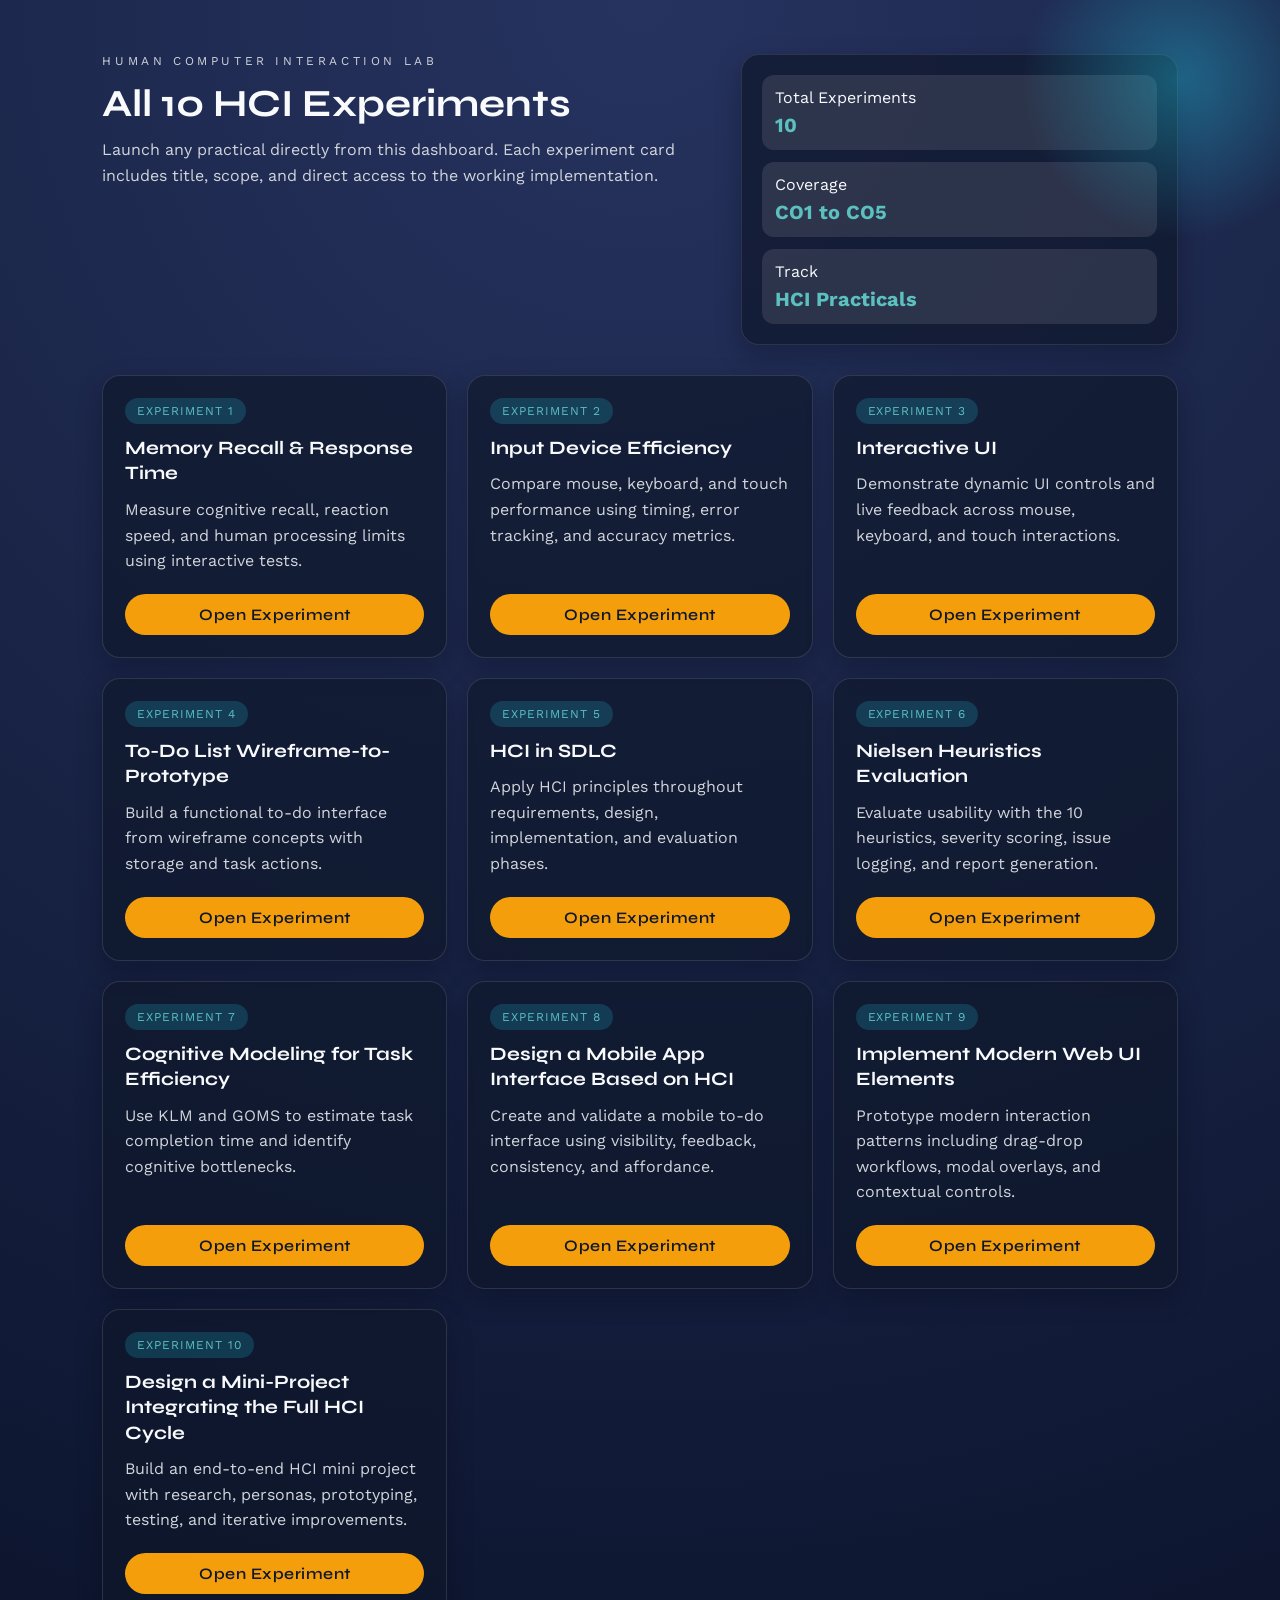
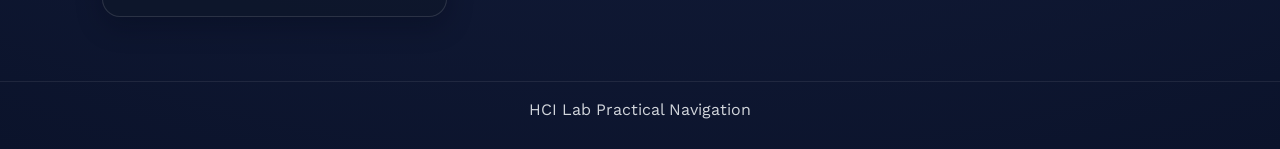
<file: index.html>
<!DOCTYPE html>
<html lang="en">
<head>
    <meta charset="UTF-8">
    <meta name="viewport" content="width=device-width, initial-scale=1.0">
    <title>HCI Practicals Dashboard</title>
    <link rel="stylesheet" href="styles.css">
</head>
<body>
    <header class="hero">
        <div class="hero-content">
            <p class="eyebrow">Human Computer Interaction Lab</p>
            <h1>All 10 HCI Experiments</h1>
            <p class="subtitle">Launch any practical directly from this dashboard. Each experiment card includes title, scope, and direct access to the working implementation.</p>
        </div>
        <div class="hero-panel">
            <div class="panel-item">
                <span>Total Experiments</span>
                <strong>10</strong>
            </div>
            <div class="panel-item">
                <span>Coverage</span>
                <strong>CO1 to CO5</strong>
            </div>
            <div class="panel-item">
                <span>Track</span>
                <strong>HCI Practicals</strong>
            </div>
        </div>
    </header>

    <main class="main">
        <section class="card-grid">
            <article class="card">
                <div class="card-top">
                    <span class="tag">Experiment 1</span>
                    <h2>Memory Recall &amp; Response Time</h2>
                    <p>Measure cognitive recall, reaction speed, and human processing limits using interactive tests.</p>
                </div>
                <a class="primary" href="Experiment_1_Intro_to_HCI/index.html">Open Experiment</a>
            </article>

            <article class="card">
                <div class="card-top">
                    <span class="tag">Experiment 2</span>
                    <h2>Input Device Efficiency</h2>
                    <p>Compare mouse, keyboard, and touch performance using timing, error tracking, and accuracy metrics.</p>
                </div>
                <a class="primary" href="Experiment_2_Input_Efficiency/index.html">Open Experiment</a>
            </article>

            <article class="card">
                <div class="card-top">
                    <span class="tag">Experiment 3</span>
                    <h2>Interactive UI</h2>
                    <p>Demonstrate dynamic UI controls and live feedback across mouse, keyboard, and touch interactions.</p>
                </div>
                <a class="primary" href="Experiment_3_Interactive_UI/index.html">Open Experiment</a>
            </article>

            <article class="card">
                <div class="card-top">
                    <span class="tag">Experiment 4</span>
                    <h2>To-Do List Wireframe-to-Prototype</h2>
                    <p>Build a functional to-do interface from wireframe concepts with storage and task actions.</p>
                </div>
                <a class="primary" href="Experiment_4_ToDoList/index.html">Open Experiment</a>
            </article>

            <article class="card">
                <div class="card-top">
                    <span class="tag">Experiment 5</span>
                    <h2>HCI in SDLC</h2>
                    <p>Apply HCI principles throughout requirements, design, implementation, and evaluation phases.</p>
                </div>
                <a class="primary" href="Experiment_5_HCI_SDLC/index.html">Open Experiment</a>
            </article>

            <article class="card">
                <div class="card-top">
                    <span class="tag">Experiment 6</span>
                    <h2>Nielsen Heuristics Evaluation</h2>
                    <p>Evaluate usability with the 10 heuristics, severity scoring, issue logging, and report generation.</p>
                </div>
                <a class="primary" href="Experiment_6_Nielsen_Heuristics/index.html">Open Experiment</a>
            </article>

            <article class="card">
                <div class="card-top">
                    <span class="tag">Experiment 7</span>
                    <h2>Cognitive Modeling for Task Efficiency</h2>
                    <p>Use KLM and GOMS to estimate task completion time and identify cognitive bottlenecks.</p>
                </div>
                <a class="primary" href="Experiment_7_Cognitive_Modeling/index.html">Open Experiment</a>
            </article>

            <article class="card">
                <div class="card-top">
                    <span class="tag">Experiment 8</span>
                    <h2>Design a Mobile App Interface Based on HCI</h2>
                    <p>Create and validate a mobile to-do interface using visibility, feedback, consistency, and affordance.</p>
                </div>
                <a class="primary" href="Experiment_8_Mobile_App_UI/index.html">Open Experiment</a>
            </article>

            <article class="card">
                <div class="card-top">
                    <span class="tag">Experiment 9</span>
                    <h2>Implement Modern Web UI Elements</h2>
                    <p>Prototype modern interaction patterns including drag-drop workflows, modal overlays, and contextual controls.</p>
                </div>
                <a class="primary" href="Experiment_9_Modern_UI_Elements/index.html">Open Experiment</a>
            </article>

            <article class="card">
                <div class="card-top">
                    <span class="tag">Experiment 10</span>
                    <h2>Design a Mini-Project Integrating the Full HCI Cycle</h2>
                    <p>Build an end-to-end HCI mini project with research, personas, prototyping, testing, and iterative improvements.</p>
                </div>
                <a class="primary" href="Exp10_HCI_Mini_Project/prototype/index.html">Open Experiment</a>
            </article>
        </section>
    </main>

    <footer class="footer">
        <span>HCI Lab Practical Navigation</span>
    </footer>
</body>
</html>
</file>
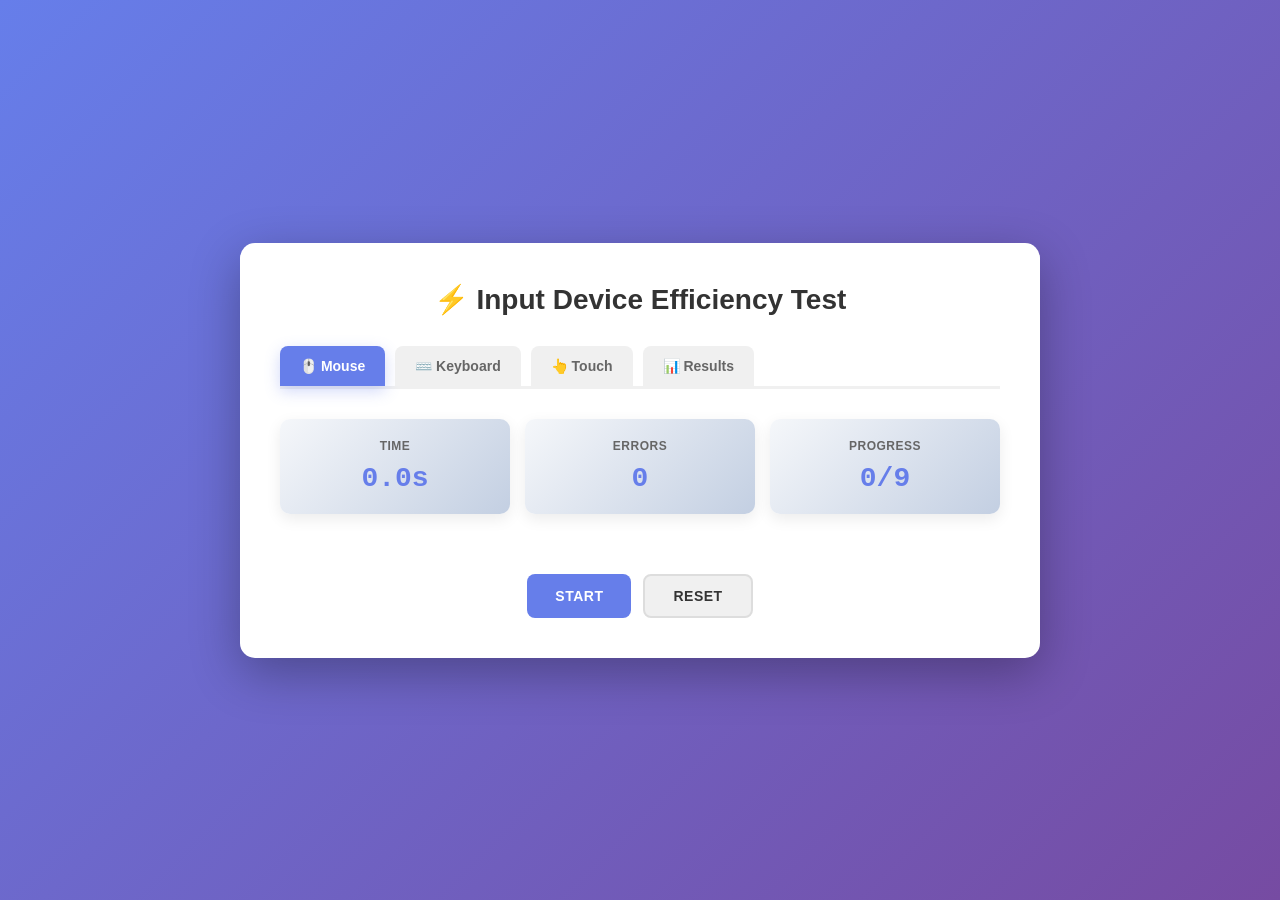
<file: Experiment_2_Input_Efficiency/index.html>
<!DOCTYPE html>
<html lang="en">
<head>
    <meta charset="UTF-8">
    <meta name="viewport" content="width=device-width, initial-scale=1.0">
    <title>Experiment 2: Input Device Efficiency</title>
    <link rel="stylesheet" href="styles.css">
</head>
<body>
    <div class="container">
        <h1>⚡ Input Device Efficiency Test</h1>
        <div class="tabs">
            <button class="tab-btn active" data-tab="mouse">🖱️ Mouse</button>
            <button class="tab-btn" data-tab="keyboard">⌨️ Keyboard</button>
            <button class="tab-btn" data-tab="touch">👆 Touch</button>
            <button class="tab-btn" data-tab="results">📊 Results</button>
        </div>

        <!-- MOUSE TASK -->
        <div id="mouse" class="tab-content active">
            <div class="stats">
                <div class="stat-box"><div class="stat-label">Time</div><div class="stat-value" id="mouseTime">0.0s</div></div>
                <div class="stat-box"><div class="stat-label">Errors</div><div class="stat-value" id="mouseErrors">0</div></div>
                <div class="stat-box"><div class="stat-label">Progress</div><div class="stat-value" id="mouseProgress">0/9</div></div>
            </div>
            <div class="button-group" id="mouseButtons"></div>
            <div class="control-buttons">
                <button class="btn btn-primary" onclick="startMouseTest()">Start</button>
                <button class="btn btn-secondary" onclick="resetMouseTest()">Reset</button>
            </div>
        </div>

        <!-- KEYBOARD TASK -->
        <div id="keyboard" class="tab-content">
            <div class="stats">
                <div class="stat-box"><div class="stat-label">Time</div><div class="stat-value" id="keyboardTime">0.0s</div></div>
                <div class="stat-box"><div class="stat-label">Errors</div><div class="stat-value" id="keyboardErrors">0</div></div>
                <div class="stat-box"><div class="stat-label">Accuracy</div><div class="stat-value" id="keyboardAccuracy">0%</div></div>
            </div>
            <div class="typing-sentence">The quick brown fox jumps over the lazy dog.</div>
            <input type="text" class="typing-input" id="typingInput" placeholder="Type here..." spellcheck="false">
            <div class="control-buttons">
                <button class="btn btn-primary" onclick="startKeyboardTest()">Start</button>
                <button class="btn btn-secondary" onclick="resetKeyboardTest()">Reset</button>
            </div>
        </div>

        <!-- TOUCH TASK -->
        <div id="touch" class="tab-content">
            <div class="stats">
                <div class="stat-box"><div class="stat-label">Time</div><div class="stat-value" id="touchTime">0.0s</div></div>
                <div class="stat-box"><div class="stat-label">Taps</div><div class="stat-value" id="touchTaps">0/5</div></div>
                <div class="stat-box"><div class="stat-label">Action</div><div class="stat-value" id="touchAction">--</div></div>
            </div>
            <div class="touch-area" id="touchArea">Tap Here! 👆</div>
            <div class="control-buttons">
                <button class="btn btn-primary" onclick="startTouchTest()">Start</button>
                <button class="btn btn-secondary" onclick="resetTouchTest()">Reset</button>
            </div>
        </div>

        <!-- RESULTS TAB -->
        <div id="results" class="tab-content">
            <div class="stats">
                <div class="stat-box"><div class="stat-label">🖱️ Mouse Time</div><div class="stat-value" id="rMouseTime">--</div></div>
                <div class="stat-box"><div class="stat-label">⌨️ Keyboard Time</div><div class="stat-value" id="rKeyTime">--</div></div>
                <div class="stat-box"><div class="stat-label">👆 Touch Time</div><div class="stat-value" id="rTouchTime">--</div></div>
            </div>
            <div style="text-align: center; margin-top: 20px;">
                <button class="btn btn-secondary" onclick="resetAllTests()">Reset All</button>
            </div>
        </div>
    </div>

    <script src="script.js"></script>
</body>
</html>
</file>
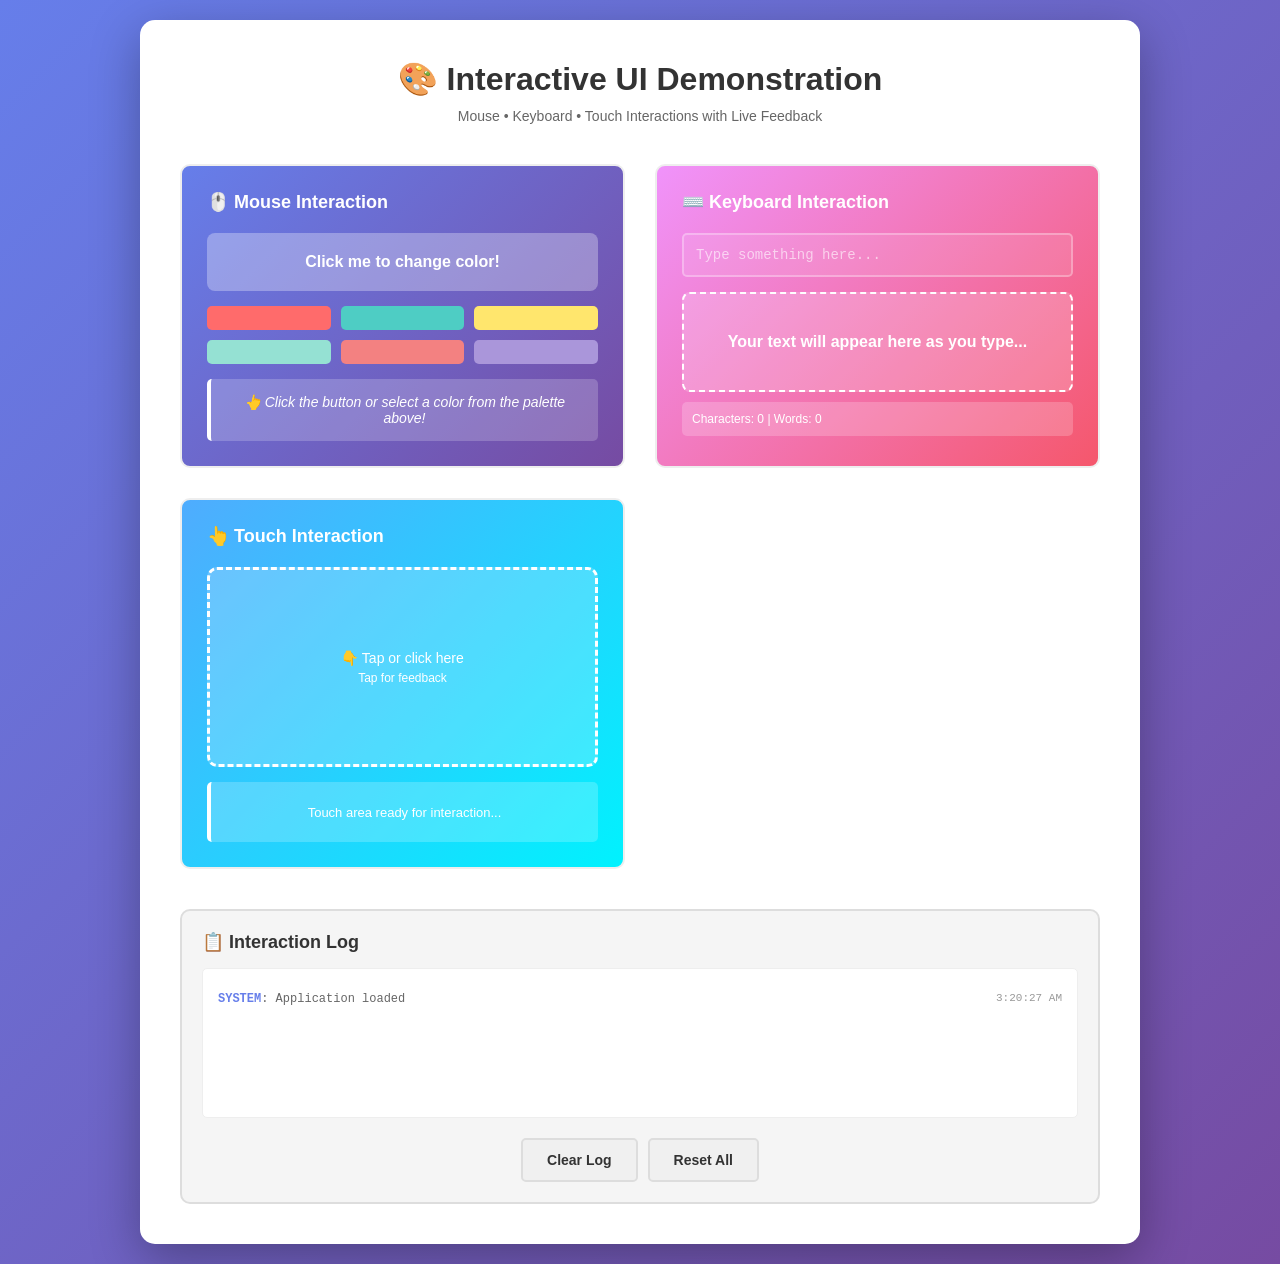
<file: Experiment_3_Interactive_UI/index.html>
<!DOCTYPE html>
<html lang="en">
<head>
    <meta charset="UTF-8">
    <meta name="viewport" content="width=device-width, initial-scale=1.0">
    <title>Experiment 3: Interactive UI</title>
    <link rel="stylesheet" href="styles.css">
</head>
<body>
    <div class="container">
        <div class="header">
            <h1>🎨 Interactive UI Demonstration</h1>
            <p class="subtitle">Mouse • Keyboard • Touch Interactions with Live Feedback</p>
        </div>

        <!-- Interactive Sections -->
        <div class="sections-grid">
            <!-- MOUSE INTERACTION -->
            <div class="section mouse-section">
                <div class="section-title">🖱️ Mouse Interaction</div>
                
                <button class="color-button" onclick="changeButtonColor(this)">
                    Click me to change color!
                </button>

                <div class="color-palette">
                    <button class="color-btn" style="background: #FF6B6B;" onclick="setButtonColor('#FF6B6B')" title="Red"></button>
                    <button class="color-btn" style="background: #4ECDC4;" onclick="setButtonColor('#4ECDC4')" title="Teal"></button>
                    <button class="color-btn" style="background: #FFE66D;" onclick="setButtonColor('#FFE66D')" title="Yellow"></button>
                    <button class="color-btn" style="background: #95E1D3;" onclick="setButtonColor('#95E1D3')" title="Mint"></button>
                    <button class="color-btn" style="background: #F38181;" onclick="setButtonColor('#F38181')" title="Pink"></button>
                    <button class="color-btn" style="background: #AA96DA;" onclick="setButtonColor('#AA96DA')" title="Purple"></button>
                </div>

                <div class="message-box" id="mouseMessage">
                    👆 Click the button or select a color from the palette above!
                </div>
            </div>

            <!-- KEYBOARD INTERACTION -->
            <div class="section keyboard-section">
                <div class="section-title">⌨️ Keyboard Interaction</div>
                
                <input 
                    type="text" 
                    class="text-input" 
                    id="keyboardInput" 
                    placeholder="Type something here..."
                    spellcheck="false"
                >

                <div class="display-area" id="displayArea">
                    Your text will appear here as you type...
                </div>

                <div class="char-count">
                    Characters: <span id="charCount">0</span> | Words: <span id="wordCount">0</span>
                </div>
            </div>

            <!-- TOUCH INTERACTION -->
            <div class="section touch-section">
                <div class="section-title">👆 Touch Interaction</div>
                
                <div class="touch-zone" id="touchZone">
                    <div>👇 Tap or click here</div>
                    <div style="font-size: 12px; margin-top: 5px;">Tap for feedback</div>
                </div>

                <div class="feedback-area" id="touchFeedback">
                    Touch area ready for interaction...
                </div>
            </div>
        </div>

        <!-- Interaction Log -->
        <div class="interaction-log">
            <div class="log-title">📋 Interaction Log</div>
            <div class="log-content" id="logContent">
                <div style="color: #999; text-align: center; padding: 20px;">
                    Interactions will be logged here...
                </div>
            </div>
            <div class="control-buttons">
                <button class="btn btn-secondary" onclick="clearLog()">Clear Log</button>
                <button class="btn btn-secondary" onclick="resetAll()">Reset All</button>
            </div>
        </div>
    </div>

    <script src="script.js"></script>
</body>
</html>
</file>
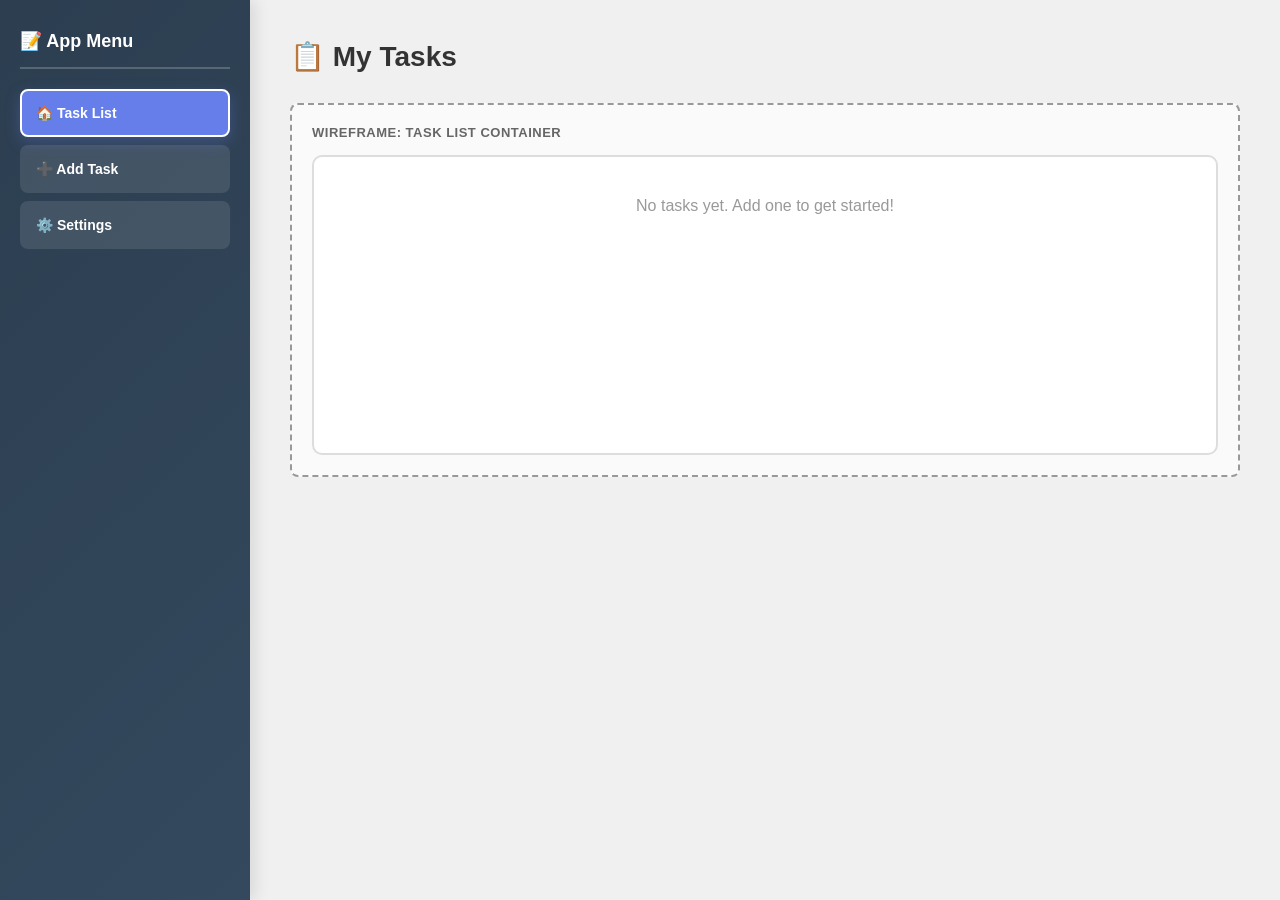
<file: Experiment_4_ToDoList/index.html>
<!DOCTYPE html>
<html lang="en">
<head>
    <meta charset="UTF-8">
    <meta name="viewport" content="width=device-width, initial-scale=1.0">
    <title>Experiment 4: To-Do List Wireframe-to-Prototype</title>
    <link rel="stylesheet" href="styles.css">
</head>
<body>
    <div class="app">
        <!-- SIDEBAR NAVIGATION -->
        <div class="sidebar">
            <h3 style="margin-bottom: 20px;">📝 App Menu</h3>
            <button class="nav-btn active" onclick="showScreen('home')">🏠 Task List</button>
            <button class="nav-btn" onclick="showScreen('add')">➕ Add Task</button>
            <button class="nav-btn" onclick="showScreen('settings')">⚙️ Settings</button>
        </div>

        <!-- MAIN CONTENT -->
        <div class="content">
            <!-- HOME SCREEN -->
            <div id="home" class="screen active">
                <h1>📋 My Tasks</h1>
                <div class="wireframe-box">
                    <div class="wireframe-title">Wireframe: Task List Container</div>
                    <div class="task-list" id="taskList">
                        <p style="color: #999; text-align: center;">No tasks yet. Add one to get started!</p>
                    </div>
                </div>
            </div>

            <!-- ADD TASK SCREEN -->
            <div id="add" class="screen">
                <h1>➕ Add New Task</h1>
                <div class="wireframe-box">
                    <div class="wireframe-title">Wireframe: Add Task Form</div>
                    <div class="form">
                        <div class="form-group">
                            <label>Task Title:</label>
                            <input type="text" id="taskTitle" placeholder="Enter task title...">
                        </div>
                        <div class="form-group">
                            <label>Description:</label>
                            <textarea id="taskDesc" placeholder="Add task details..."></textarea>
                        </div>
                        <div class="form-group">
                            <label>Priority:</label>
                            <select id="priority" style="width: 100%; padding: 8px; border: 1px solid #ddd; border-radius: 5px;">
                                <option>Low</option>
                                <option selected>Medium</option>
                                <option>High</option>
                            </select>
                        </div>
                        <button onclick="addTask()">✓ Add Task</button>
                        <button style="background: #f0f0f0; color: #333;" onclick="clearForm()">Clear</button>
                    </div>
                </div>
            </div>

            <!-- SETTINGS SCREEN -->
            <div id="settings" class="screen">
                <h1>⚙️ Settings</h1>
                <div class="wireframe-box">
                    <div class="wireframe-title">Wireframe: Settings Panel</div>
                    <div class="settings">
                        <div class="setting-item">
                            <label>
                                <input type="checkbox" checked>
                                <span>Enable notifications</span>
                            </label>
                        </div>
                        <div class="setting-item">
                            <label>
                                <input type="checkbox" checked>
                                <span>Dark mode</span>
                            </label>
                        </div>
                        <div class="setting-item">
                            <label>
                                <input type="checkbox">
                                <span>Show completed tasks</span>
                            </label>
                        </div>
                        <div class="setting-item">
                            <button onclick="clearAllTasks()" style="width: 100%; background: #e74c3c; color: white; padding: 10px; border: none; border-radius: 5px; cursor: pointer;">🗑️ Clear All Tasks</button>
                        </div>
                    </div>
                </div>
            </div>
        </div>
    </div>

    <script src="script.js"></script>
</body>
</html>
</file>
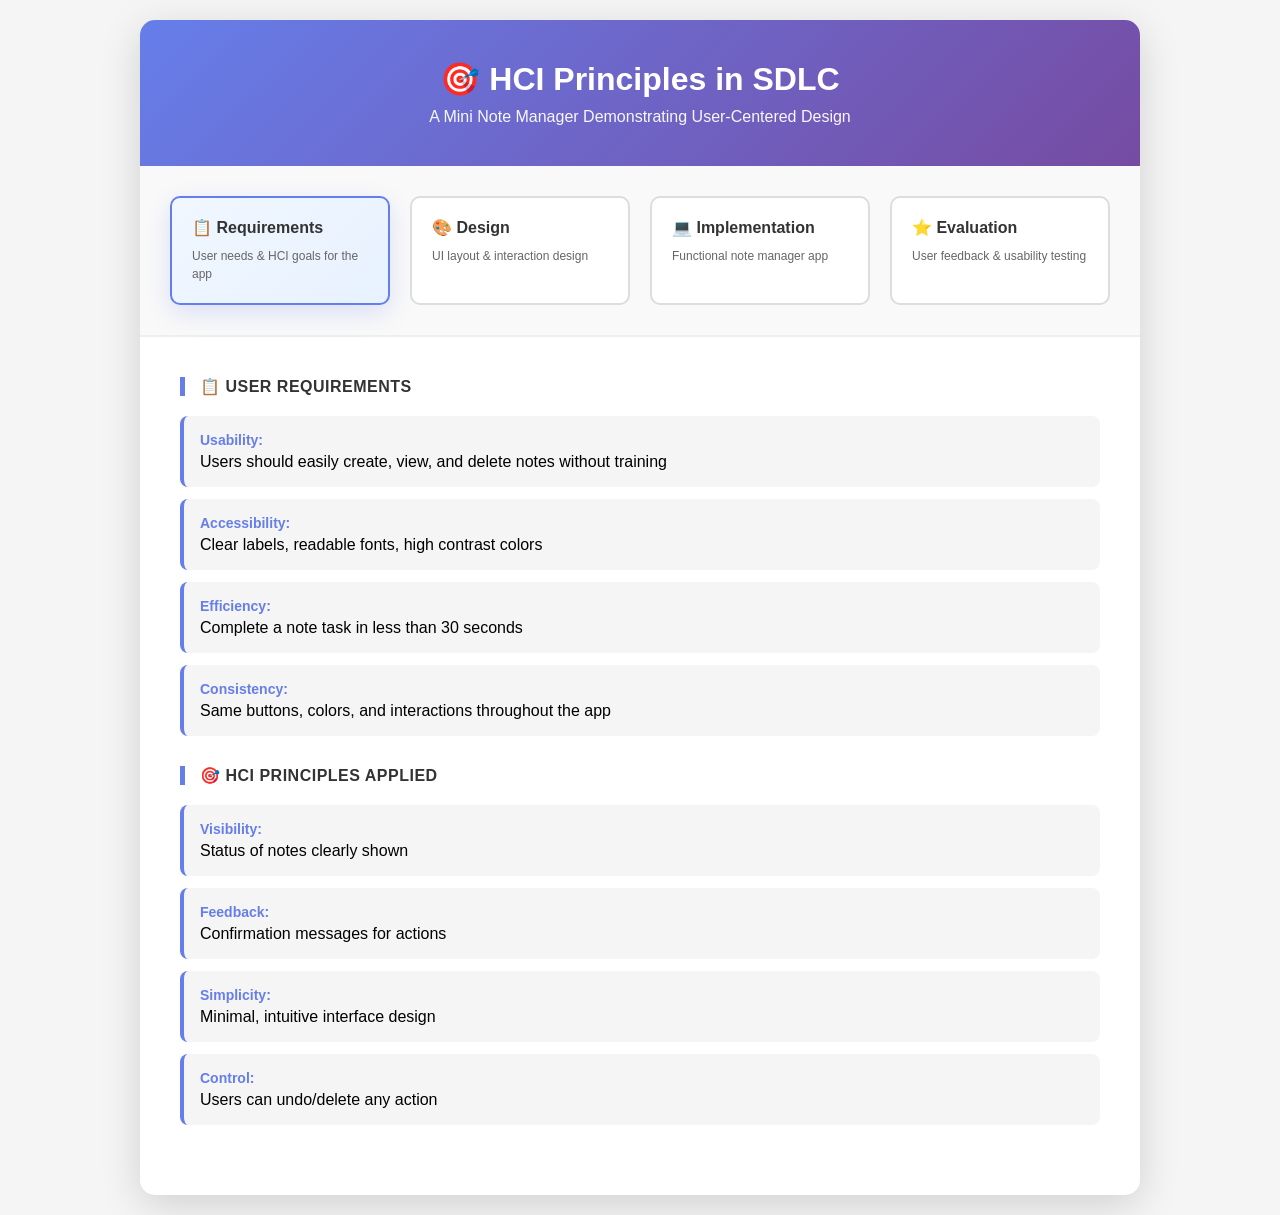
<file: Experiment_5_HCI_SDLC/index.html>
<!DOCTYPE html>
<html lang="en">
<head>
    <meta charset="UTF-8">
    <meta name="viewport" content="width=device-width, initial-scale=1.0">
    <title>Experiment 5: HCI in SDLC</title>
    <link rel="stylesheet" href="styles.css">
</head>
<body>
    <div class="container">
        <div class="header">
            <h1>🎯 HCI Principles in SDLC</h1>
            <p>A Mini Note Manager Demonstrating User-Centered Design</p>
        </div>

        <!-- PHASE SELECTOR -->
        <div class="phases">
            <div class="phase active" onclick="showPhase('requirements')">
                <div class="phase-title">📋 Requirements</div>
                <div class="phase-desc">User needs & HCI goals for the app</div>
            </div>
            <div class="phase" onclick="showPhase('design')">
                <div class="phase-title">🎨 Design</div>
                <div class="phase-desc">UI layout & interaction design</div>
            </div>
            <div class="phase" onclick="showPhase('implementation')">
                <div class="phase-title">💻 Implementation</div>
                <div class="phase-desc">Functional note manager app</div>
            </div>
            <div class="phase" onclick="showPhase('evaluation')">
                <div class="phase-title">⭐ Evaluation</div>
                <div class="phase-desc">User feedback & usability testing</div>
            </div>
        </div>

        <!-- CONTENT AREA -->
        <div class="content">
            <!-- PHASE 1: REQUIREMENTS -->
            <div id="requirements" class="phase-content active">
                <div class="section">
                    <div class="section-title">📋 User Requirements</div>
                    <div class="requirement">
                        <strong>Usability:</strong> Users should easily create, view, and delete notes without training
                    </div>
                    <div class="requirement">
                        <strong>Accessibility:</strong> Clear labels, readable fonts, high contrast colors
                    </div>
                    <div class="requirement">
                        <strong>Efficiency:</strong> Complete a note task in less than 30 seconds
                    </div>
                    <div class="requirement">
                        <strong>Consistency:</strong> Same buttons, colors, and interactions throughout the app
                    </div>
                </div>

                <div class="section">
                    <div class="section-title">🎯 HCI Principles Applied</div>
                    <div class="requirement">
                        <strong>Visibility:</strong> Status of notes clearly shown
                    </div>
                    <div class="requirement">
                        <strong>Feedback:</strong> Confirmation messages for actions
                    </div>
                    <div class="requirement">
                        <strong>Simplicity:</strong> Minimal, intuitive interface design
                    </div>
                    <div class="requirement">
                        <strong>Control:</strong> Users can undo/delete any action
                    </div>
                </div>
            </div>

            <!-- PHASE 2: DESIGN -->
            <div id="design" class="phase-content">
                <div class="section">
                    <div class="section-title">🎨 UI Design Principles</div>
                    <div class="requirement">
                        <strong>Layout:</strong> Vertical stack with clear sections (List, Input, Actions)
                    </div>
                    <div class="requirement">
                        <strong>Color Scheme:</strong> Blue (#667eea) for primary actions, Red (#e74c3c) for delete
                    </div>
                    <div class="requirement">
                        <strong>Typography:</strong> Bold headers, regular text for content, smaller text for hints
                    </div>
                    <div class="requirement">
                        <strong>Spacing:</strong> 15px margins between elements for visual hierarchy
                    </div>
                </div>

                <div class="section">
                    <div class="section-title">⚙️ Interaction Design</div>
                    <div class="requirement">
                        <strong>Buttons:</strong> Clear action labels (Add, Delete, Save)
                    </div>
                    <div class="requirement">
                        <strong>Forms:</strong> Simple inputs with placeholders and labels
                    </div>
                    <div class="requirement">
                        <strong>Feedback:</strong> Alerts confirm successful actions
                    </div>
                    <div class="requirement">
                        <strong>Error Handling:</strong> Validation before adding notes
                    </div>
                </div>
            </div>

            <!-- PHASE 3: IMPLEMENTATION -->
            <div id="implementation" class="phase-content">
                <div class="section">
                    <div class="section-title">💻 Working Note Manager</div>
                    
                    <div style="background: #f5f5f5; padding: 15px; border-radius: 8px; margin-bottom: 15px;">
                        <div style="margin-bottom: 10px;">
                            <input type="text" id="noteInput" placeholder="Write a note..." style="width: 100%; padding: 10px; border: 1px solid #ddd; border-radius: 5px; margin-bottom: 10px; font-size: 14px;">
                            <button class="btn" onclick="addNote()">➕ Add Note</button>
                        </div>

                        <div style="background: white; border: 1px solid #ddd; border-radius: 5px; padding: 10px; min-height: 100px;">
                            <div id="noteList" style="color: #999; text-align: center; padding: 20px;">
                                No notes yet. Add one to get started!
                            </div>
                        </div>
                    </div>
                </div>

                <div class="section">
                    <div class="section-title">✅ Implementation Features</div>
                    <div class="requirement">
                        <strong>Storage:</strong> Notes saved in browser localStorage
                    </div>
                    <div class="requirement">
                        <strong>CRUD Operations:</strong> Create, Read, Update, Delete notes
                    </div>
                    <div class="requirement">
                        <strong>Timestamps:</strong> Each note shows when it was created
                    </div>
                    <div class="requirement">
                        <strong>Responsive:</strong> Works on desktop and mobile devices
                    </div>
                </div>
            </div>

            <!-- PHASE 4: EVALUATION -->
            <div id="evaluation" class="phase-content">
                <div class="section">
                    <div class="section-title">⭐ User Feedback & Evaluation</div>
                    
                    <div class="feedback-form">
                        <div class="feedback-item">
                            <label>How easy was it to add a note?</label>
                            <div class="star-rating" id="easeRating">
                                <span class="star" onclick="rateStar(this, 'ease')">★</span>
                                <span class="star" onclick="rateStar(this, 'ease')">★</span>
                                <span class="star" onclick="rateStar(this, 'ease')">★</span>
                                <span class="star" onclick="rateStar(this, 'ease')">★</span>
                                <span class="star" onclick="rateStar(this, 'ease')">★</span>
                            </div>
                        </div>

                        <div class="feedback-item">
                            <label>How clear were the buttons and labels?</label>
                            <div class="star-rating" id="clarityRating">
                                <span class="star" onclick="rateStar(this, 'clarity')">★</span>
                                <span class="star" onclick="rateStar(this, 'clarity')">★</span>
                                <span class="star" onclick="rateStar(this, 'clarity')">★</span>
                                <span class="star" onclick="rateStar(this, 'clarity')">★</span>
                                <span class="star" onclick="rateStar(this, 'clarity')">★</span>
                            </div>
                        </div>

                        <div class="feedback-item">
                            <label>Additional Comments:</label>
                            <textarea id="feedback" placeholder="Share your thoughts..."></textarea>
                        </div>

                        <button class="btn" onclick="submitFeedback()">Submit Feedback</button>
                    </div>
                </div>

                <div class="section">
                    <div class="section-title">📊 Evaluation Metrics</div>
                    <div class="summary">
                        <strong>✓ Task Completion:</strong> Can users complete all tasks?
                    </div>
                    <div class="summary" style="margin-top: 10px;">
                        <strong>✓ Error Rate:</strong> How many mistakes do users make?
                    </div>
                    <div class="summary" style="margin-top: 10px;">
                        <strong>✓ Satisfaction:</strong> Are users happy with the interface?
                    </div>
                    <div class="summary" style="margin-top: 10px;">
                        <strong>✓ Efficiency:</strong> How quickly can users complete tasks?
                    </div>
                </div>
            </div>
        </div>
    </div>

    <script src="script.js"></script>
</body>
</html>
</file>
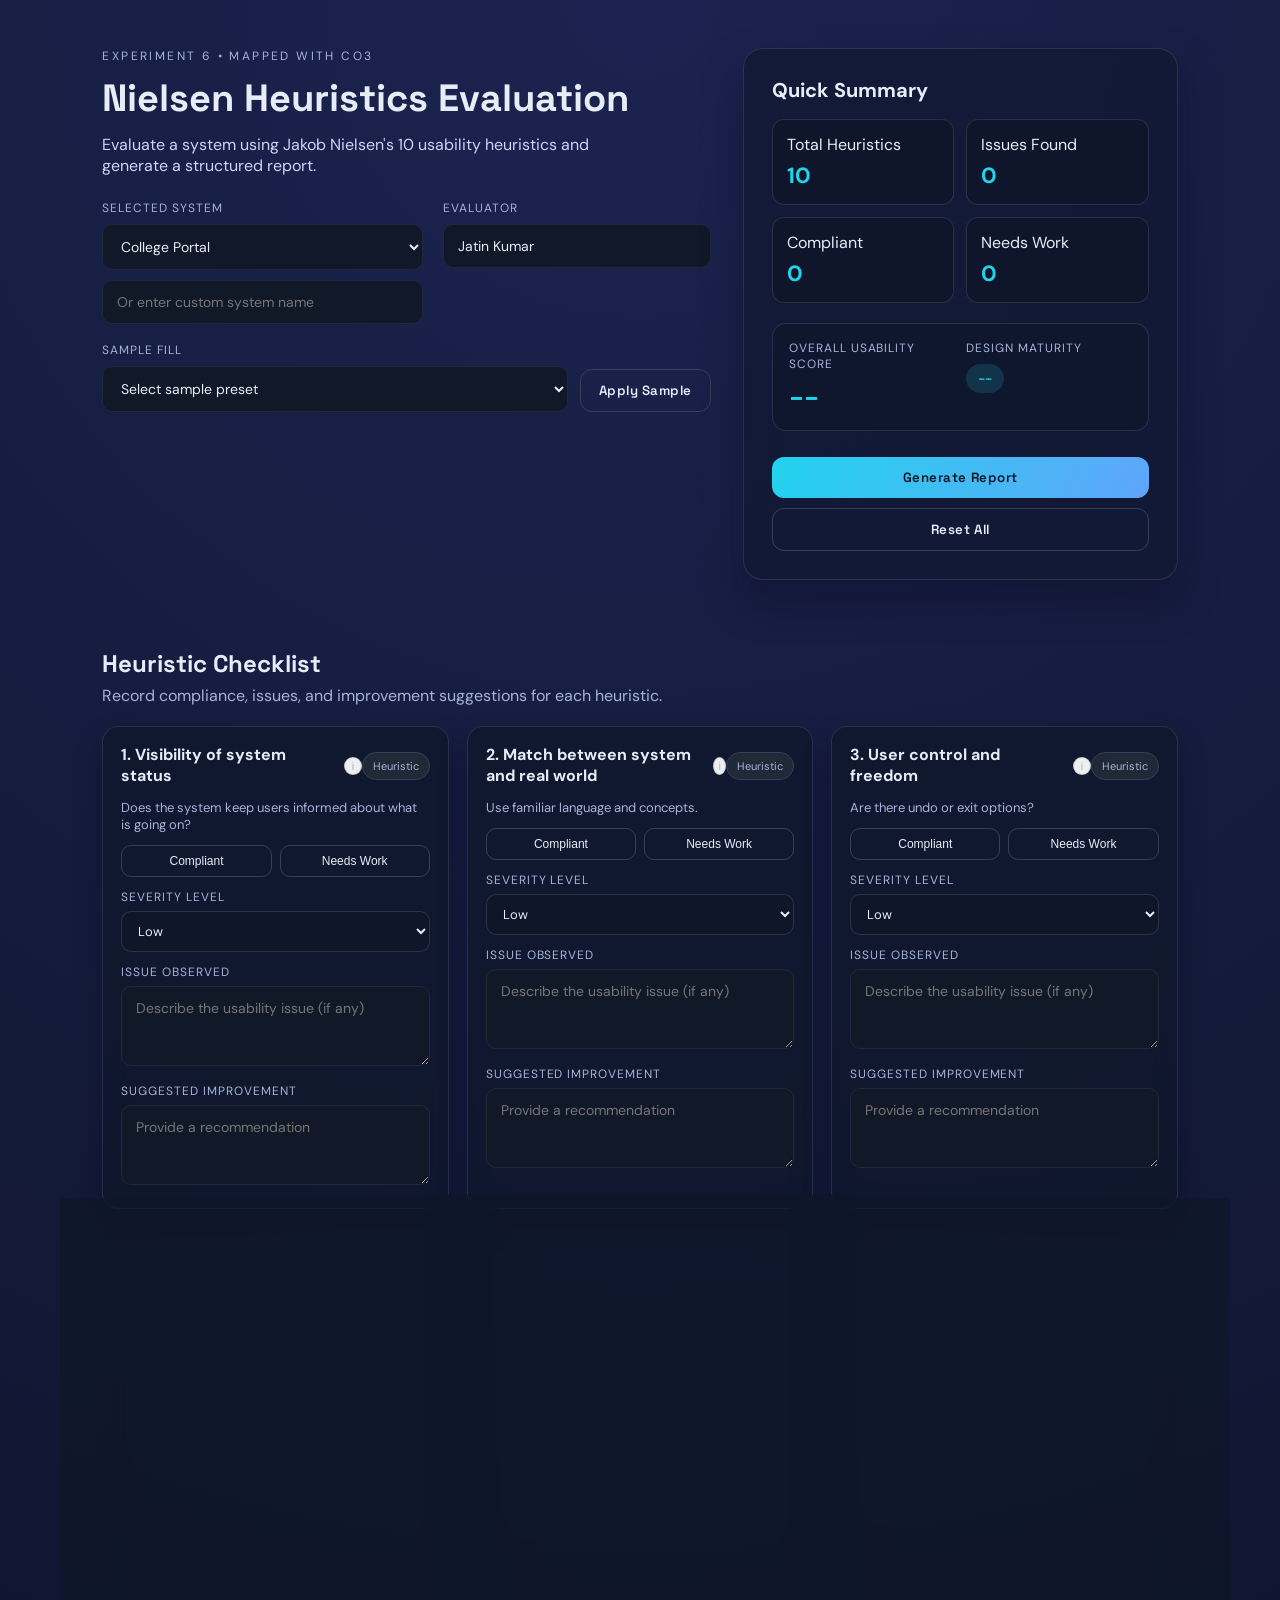
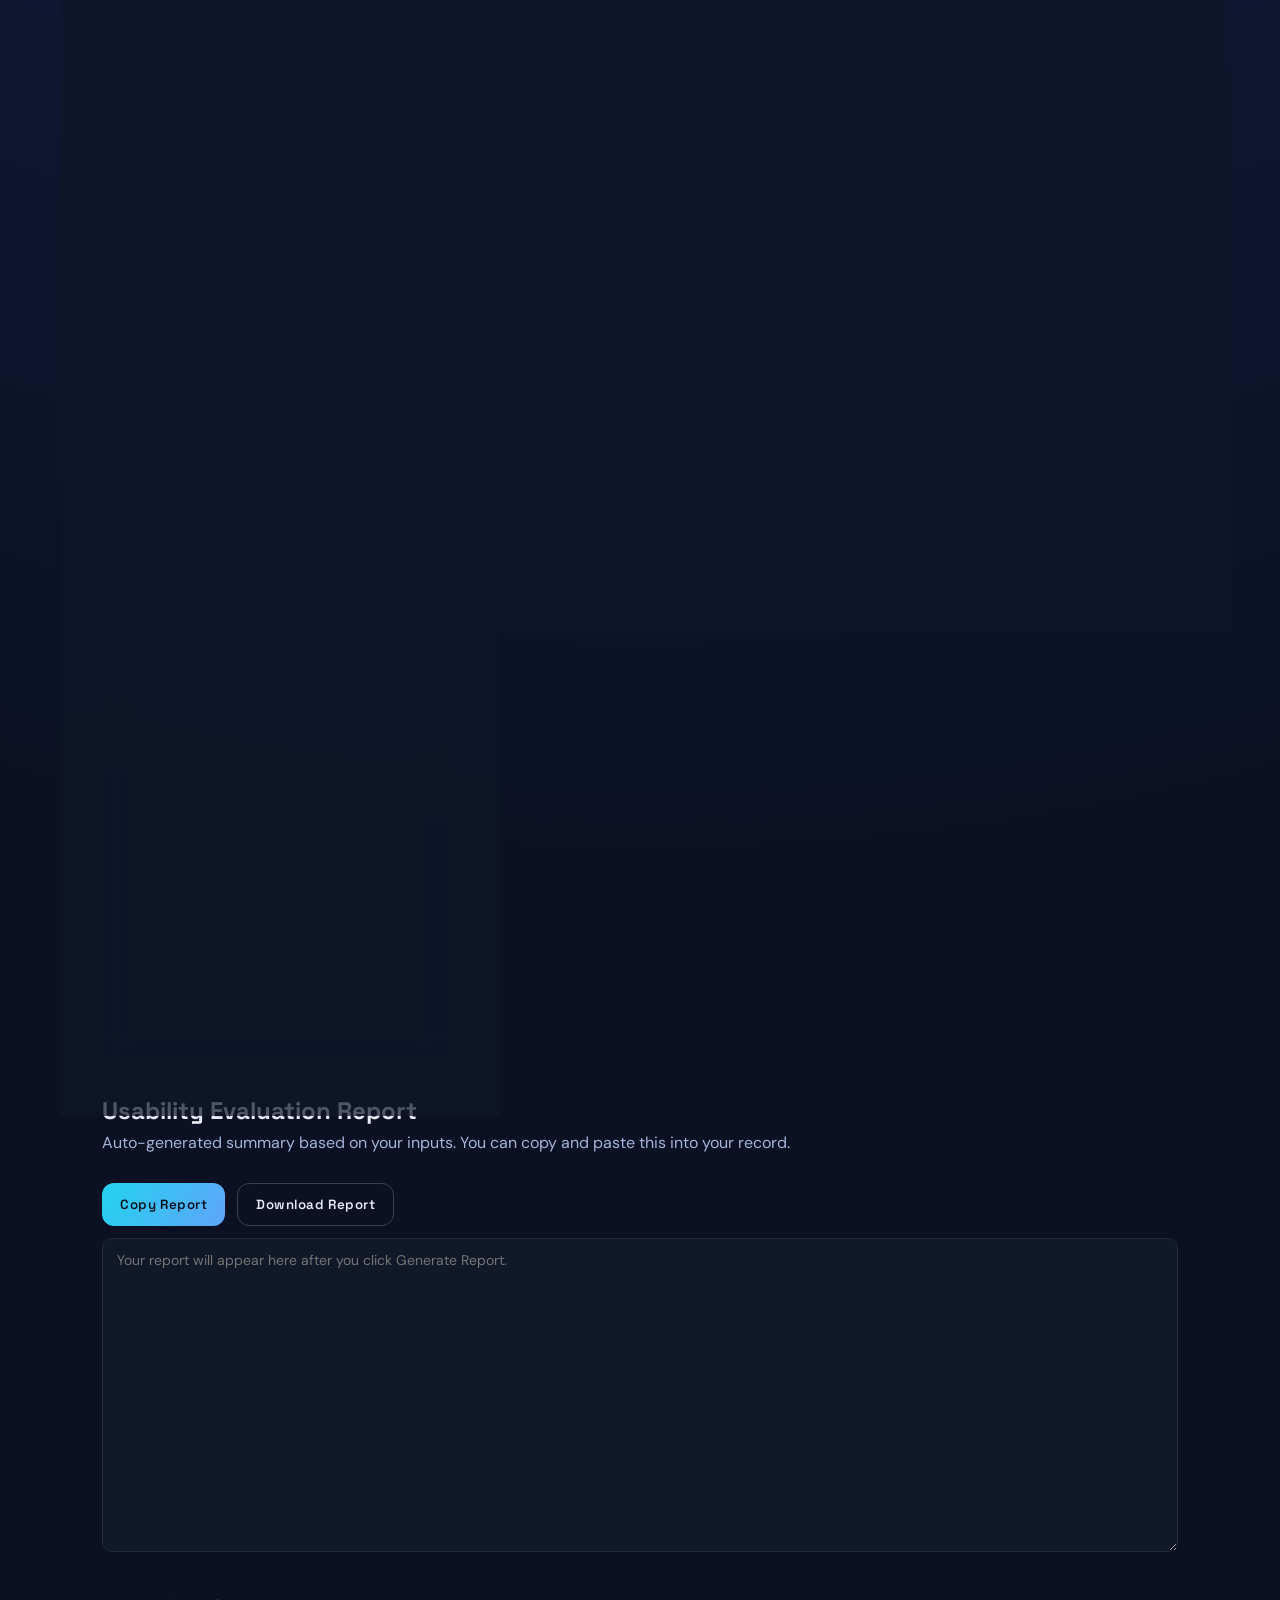
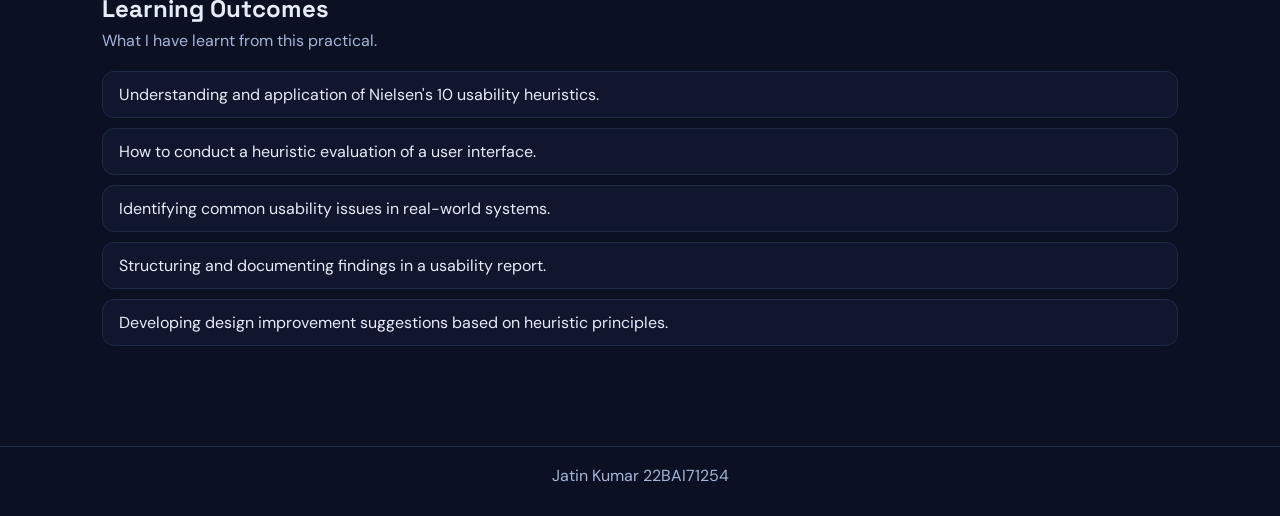
<file: Experiment_6_Nielsen_Heuristics/index.html>
<!DOCTYPE html>
<html lang="en">
<head>
    <meta charset="UTF-8">
    <meta name="viewport" content="width=device-width, initial-scale=1.0">
    <title>Experiment 6: Nielsen Heuristics Evaluation</title>
    <link rel="stylesheet" href="styles.css">
</head>
<body>
    <header class="hero">
        <div class="hero-content">
            <p class="eyebrow">Experiment 6 • Mapped with CO3</p>
            <h1>Nielsen Heuristics Evaluation</h1>
            <p class="subtitle">Evaluate a system using Jakob Nielsen's 10 usability heuristics and generate a structured report.</p>
            <div class="hero-meta">
                <div>
                    <span class="meta-label">Selected System</span>
                    <div class="meta-input">
                        <select id="systemSelect">
                            <option value="College Portal">College Portal</option>
                            <option value="Email Client">Email Client</option>
                            <option value="Food Delivery App">Food Delivery App</option>
                            <option value="Banking App">Banking App</option>
                            <option value="Learning LMS">Learning LMS</option>
                        </select>
                        <input id="systemName" type="text" placeholder="Or enter custom system name">
                    </div>
                </div>
                <div>
                    <span class="meta-label">Evaluator</span>
                    <input id="evaluator" type="text" placeholder="Your name" value="Jatin Kumar">
                </div>
            </div>
            <div class="sample-row">
                <div>
                    <span class="meta-label">Sample Fill</span>
                    <select id="sampleSelect">
                        <option value="">Select sample preset</option>
                        <option value="collegePortal">College Portal (Sample)</option>
                        <option value="emailClient">Email Client (Sample)</option>
                        <option value="foodDelivery">Food Delivery App (Sample)</option>
                        <option value="bankingApp">Banking App (Sample)</option>
                        <option value="learningLms">Learning LMS (Sample)</option>
                    </select>
                </div>
                <button class="ghost" id="applySampleBtn" type="button">Apply Sample</button>
            </div>
        </div>
        <div class="hero-panel">
            <h2>Quick Summary</h2>
            <div class="summary-grid">
                <div class="summary-card">
                    <span>Total Heuristics</span>
                    <strong id="totalCount">10</strong>
                </div>
                <div class="summary-card">
                    <span>Issues Found</span>
                    <strong id="issueCount">0</strong>
                </div>
                <div class="summary-card">
                    <span>Compliant</span>
                    <strong id="okCount">0</strong>
                </div>
                <div class="summary-card">
                    <span>Needs Work</span>
                    <strong id="needsCount">0</strong>
                </div>
            </div>
            <div class="insight">
                <div>
                    <span class="meta-label">Overall Usability Score</span>
                    <div class="insight-value" id="usabilityScore">0%</div>
                </div>
                <div>
                    <span class="meta-label">Design Maturity</span>
                    <div class="insight-pill" id="maturityLevel">--</div>
                </div>
            </div>
            <button class="primary" id="generateBtn">Generate Report</button>
            <button class="ghost" id="resetBtn">Reset All</button>
        </div>
    </header>

    <main class="main">
        <section class="section">
            <div class="section-header">
                <h2>Heuristic Checklist</h2>
                <p>Record compliance, issues, and improvement suggestions for each heuristic.</p>
            </div>
            <div class="heuristic-grid" id="heuristicGrid">
                <!-- Cards injected by script.js -->
            </div>
        </section>

        <section class="section report">
            <div class="section-header">
                <h2>Usability Evaluation Report</h2>
                <p>Auto-generated summary based on your inputs. You can copy and paste this into your record.</p>
            </div>
            <div class="report-actions">
                <button class="primary" id="copyBtn">Copy Report</button>
                <button class="ghost" id="downloadBtn">Download Report</button>
            </div>
            <textarea id="reportOutput" rows="16" placeholder="Your report will appear here after you click Generate Report."></textarea>
        </section>

        <section class="section">
            <div class="section-header">
                <h2>Learning Outcomes</h2>
                <p>What I have learnt from this practical.</p>
            </div>
            <ul class="learn-list">
                <li>Understanding and application of Nielsen's 10 usability heuristics.</li>
                <li>How to conduct a heuristic evaluation of a user interface.</li>
                <li>Identifying common usability issues in real-world systems.</li>
                <li>Structuring and documenting findings in a usability report.</li>
                <li>Developing design improvement suggestions based on heuristic principles.</li>
            </ul>
        </section>
    </main>

    <footer class="footer">
        <span>Jatin Kumar 22BAI71254</span>
    </footer>

    <script src="script.js"></script>
</body>
</html>
</file>
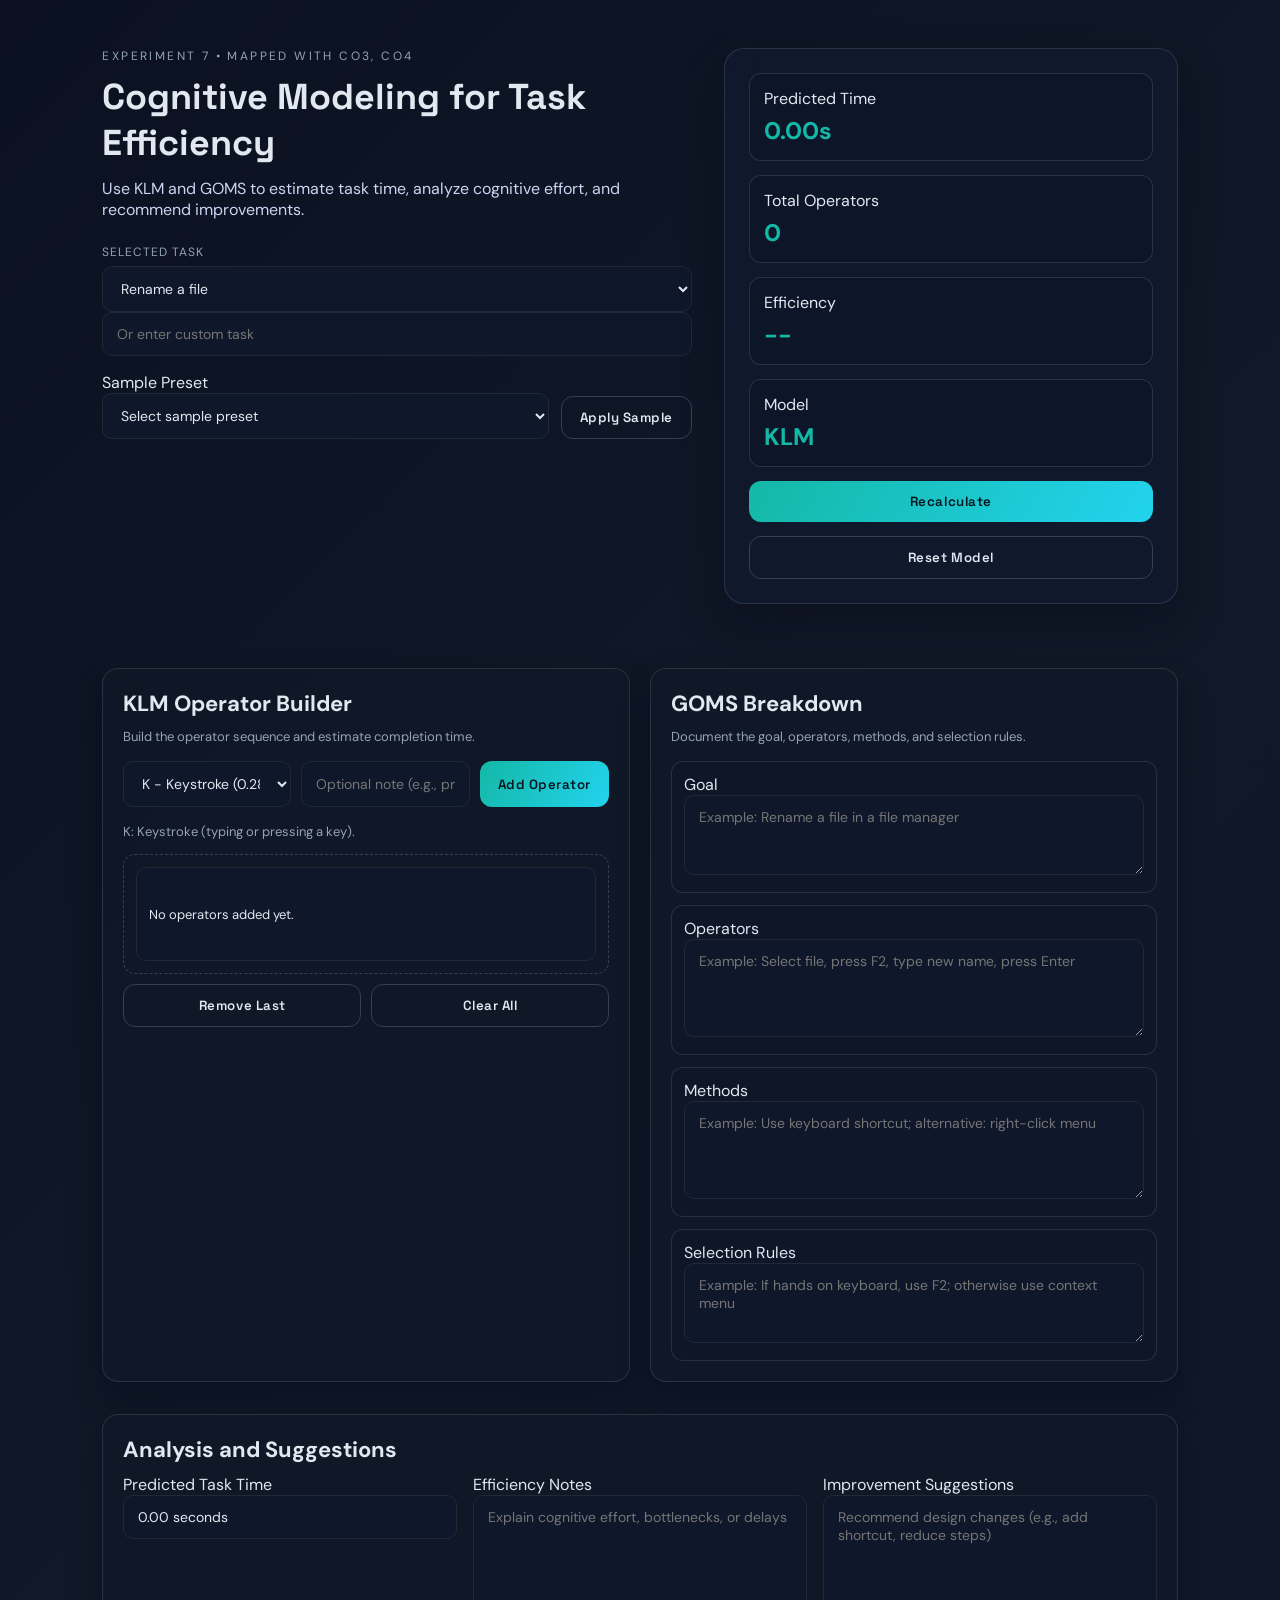
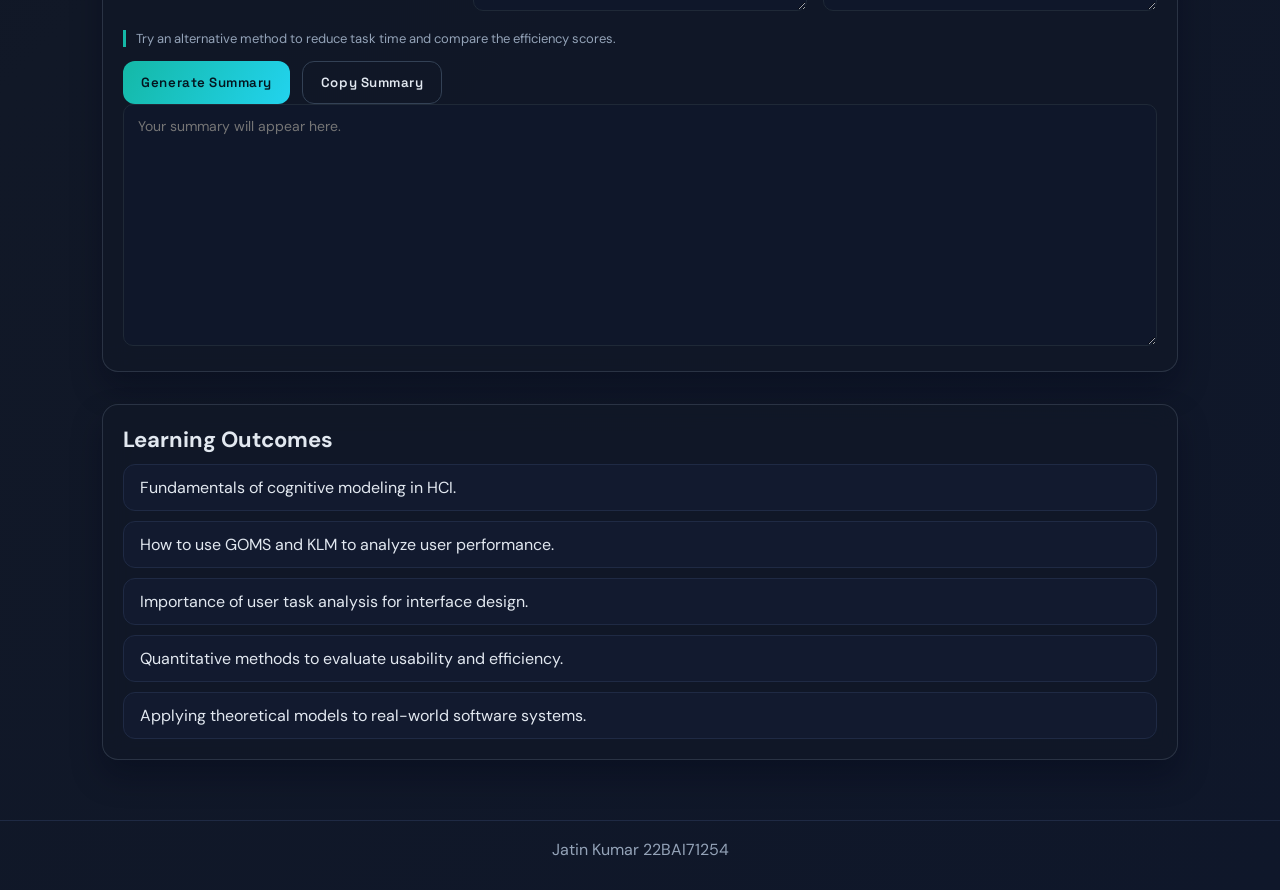
<file: Experiment_7_Cognitive_Modeling/index.html>
<!DOCTYPE html>
<html lang="en">
<head>
    <meta charset="UTF-8">
    <meta name="viewport" content="width=device-width, initial-scale=1.0">
    <title>Experiment 7: Cognitive Model</title>
    <link rel="stylesheet" href="styles.css">
</head>
<body>
    <header class="hero">
        <div class="hero-left">
            <p class="eyebrow">Experiment 7 • Mapped with CO3, CO4</p>
            <h1>Cognitive Modeling for Task Efficiency</h1>
            <p class="subtitle">Use KLM and GOMS to estimate task time, analyze cognitive effort, and recommend improvements.</p>
            <div class="task-select">
                <label>Selected Task</label>
                <select id="taskSelect">
                    <option value="Rename a file">Rename a file</option>
                    <option value="Send an email">Send an email</option>
                    <option value="Delete a message">Delete a message</option>
                    <option value="Upload a document">Upload a document</option>
                </select>
                <input id="taskName" type="text" placeholder="Or enter custom task">
            </div>
            <div class="sample-row">
                <div>
                    <label>Sample Preset</label>
                    <select id="sampleSelect">
                        <option value="">Select sample preset</option>
                        <option value="renameFile">Rename a file (KLM + GOMS)</option>
                        <option value="deleteMessage">Delete a message (KLM + GOMS)</option>
                        <option value="sendEmail">Send an email (KLM + GOMS)</option>
                        <option value="uploadDocument">Upload a document (KLM + GOMS)</option>
                        <option value="createNote">Create a note (KLM + GOMS)</option>
                    </select>
                </div>
                <button class="ghost" id="applySampleBtn" type="button">Apply Sample</button>
            </div>
        </div>
        <div class="hero-right">
            <div class="stat-card">
                <span>Predicted Time</span>
                <strong id="totalTime">0.00s</strong>
            </div>
            <div class="stat-card">
                <span>Total Operators</span>
                <strong id="totalOps">0</strong>
            </div>
            <div class="stat-card">
                <span>Efficiency</span>
                <strong id="efficiencyBadge">--</strong>
            </div>
            <div class="stat-card">
                <span>Model</span>
                <strong>KLM</strong>
            </div>
            <button class="primary" id="calcBtn">Recalculate</button>
            <button class="ghost" id="resetBtn">Reset Model</button>
        </div>
    </header>

    <main class="main">
        <section class="section grid">
            <div class="panel">
                <h2>KLM Operator Builder</h2>
                <p class="muted">Build the operator sequence and estimate completion time.</p>

                <div class="builder">
                    <select id="operatorSelect">
                        <option value="K">K - Keystroke (0.28s)</option>
                        <option value="P">P - Pointing (1.10s)</option>
                        <option value="H">H - Homing (0.40s)</option>
                        <option value="M">M - Mental (1.35s)</option>
                        <option value="R">R - System response (1.00s)</option>
                    </select>
                    <input id="operatorNote" type="text" placeholder="Optional note (e.g., press F2)">
                    <button class="primary" id="addOpBtn">Add Operator</button>
                </div>
                <p class="operator-desc" id="operatorDesc">K: Keystroke (typing or pressing a key).</p>

                <div class="op-list" id="opList"></div>
                <div class="list-actions">
                    <button class="ghost" id="removeLastBtn">Remove Last</button>
                    <button class="ghost" id="clearAllBtn">Clear All</button>
                </div>
            </div>

            <div class="panel">
                <h2>GOMS Breakdown</h2>
                <p class="muted">Document the goal, operators, methods, and selection rules.</p>
                <div class="goms-grid">
                    <div class="goms-block">
                        <label>Goal</label>
                        <textarea id="gomsGoal" rows="3" placeholder="Example: Rename a file in a file manager"></textarea>
                    </div>
                    <div class="goms-block">
                        <label>Operators</label>
                        <textarea id="gomsOps" rows="4" placeholder="Example: Select file, press F2, type new name, press Enter"></textarea>
                    </div>
                    <div class="goms-block">
                        <label>Methods</label>
                        <textarea id="gomsMethods" rows="4" placeholder="Example: Use keyboard shortcut; alternative: right-click menu"></textarea>
                    </div>
                    <div class="goms-block">
                        <label>Selection Rules</label>
                        <textarea id="gomsRules" rows="3" placeholder="Example: If hands on keyboard, use F2; otherwise use context menu"></textarea>
                    </div>
                </div>
            </div>
        </section>

        <section class="section">
            <div class="panel full">
                <h2>Analysis and Suggestions</h2>
                <div class="analysis-grid">
                    <div>
                        <label>Predicted Task Time</label>
                        <input id="predictedTime" type="text" readonly>
                    </div>
                    <div>
                        <label>Efficiency Notes</label>
                        <textarea id="efficiencyNotes" rows="5" placeholder="Explain cognitive effort, bottlenecks, or delays"></textarea>
                    </div>
                    <div>
                        <label>Improvement Suggestions</label>
                        <textarea id="suggestionNotes" rows="5" placeholder="Recommend design changes (e.g., add shortcut, reduce steps)"></textarea>
                    </div>
                </div>
                <p class="comparison-hint">Try an alternative method to reduce task time and compare the efficiency scores.</p>
                <div class="report-actions">
                    <button class="primary" id="reportBtn">Generate Summary</button>
                    <button class="ghost" id="copyBtn">Copy Summary</button>
                </div>
                <textarea id="summaryOutput" rows="12" placeholder="Your summary will appear here."></textarea>
            </div>
        </section>

        <section class="section">
            <div class="panel full">
                <h2>Learning Outcomes</h2>
                <ul class="learn-list">
                    <li>Fundamentals of cognitive modeling in HCI.</li>
                    <li>How to use GOMS and KLM to analyze user performance.</li>
                    <li>Importance of user task analysis for interface design.</li>
                    <li>Quantitative methods to evaluate usability and efficiency.</li>
                    <li>Applying theoretical models to real-world software systems.</li>
                </ul>
            </div>
        </section>
    </main>

    <footer class="footer">
        <span>Jatin Kumar 22BAI71254</span>
    </footer>

    <script src="script.js"></script>
</body>
</html>
</file>
<file: styles.css>
@import url('https://fonts.googleapis.com/css2?family=Syne:wght@500;700&family=Work+Sans:wght@400;600&display=swap');

:root {
    --bg: #0b132b;
    --bg-2: #1c2541;
    --accent: #f59e0b;
    --accent-2: #5bc0be;
    --card: rgba(255, 255, 255, 0.1);
    --text: #f8fafc;
    --muted: #d1d5db;
    --radius: 18px;
    --shadow-soft: 0 10px 26px rgba(2, 6, 23, 0.28);
    --shadow-hover: 0 20px 34px rgba(2, 6, 23, 0.4);
}

* {
    margin: 0;
    padding: 0;
    box-sizing: border-box;
}

body {
    font-family: 'Work Sans', 'Trebuchet MS', sans-serif;
    background: radial-gradient(circle at top, #26335f, var(--bg));
    color: var(--text);
    min-height: 100vh;
}

.hero {
    padding: 54px 8vw 30px;
    display: grid;
    grid-template-columns: 1.4fr 1fr;
    gap: 28px;
    position: relative;
    overflow: hidden;
}

.hero::after {
    content: '';
    position: absolute;
    width: 320px;
    height: 320px;
    border-radius: 50%;
    right: -60px;
    top: -80px;
    background: radial-gradient(circle, rgba(34, 211, 238, 0.35), transparent 70%);
}

.hero-content h1 {
    font-family: 'Syne', 'Trebuchet MS', sans-serif;
    font-size: clamp(1.9rem, 3vw, 2.6rem);
    margin-bottom: 10px;
}

.eyebrow {
    font-size: 12px;
    letter-spacing: 0.3em;
    text-transform: uppercase;
    color: var(--muted);
    margin-bottom: 12px;
}

.subtitle {
    color: var(--muted);
    max-width: 640px;
    line-height: 1.65;
}

.primary {
    text-decoration: none;
    padding: 11px 16px;
    border-radius: 999px;
    font-weight: 600;
    font-family: 'Syne', 'Trebuchet MS', sans-serif;
    letter-spacing: 0.03em;
    transition: transform 0.2s ease, box-shadow 0.2s ease;
    display: inline-flex;
    align-items: center;
    justify-content: center;
}

.primary {
    background: linear-gradient(120deg, var(--accent), #f59e0b);
    color: #0f172a;
}

.primary:hover {
    transform: translateY(-2px);
    box-shadow: 0 12px 22px rgba(0, 0, 0, 0.25);
}

.hero-panel {
    background: rgba(15, 23, 42, 0.68);
    border: 1px solid rgba(255, 255, 255, 0.1);
    border-radius: var(--radius);
    padding: 20px;
    display: grid;
    gap: 12px;
    box-shadow: var(--shadow-soft);
}

.panel-item {
    background: var(--card);
    border-radius: 12px;
    padding: 13px;
    display: flex;
    flex-direction: column;
    gap: 6px;
}

.panel-item strong {
    font-size: 20px;
    color: var(--accent-2);
}

.main {
    padding: 0 8vw 64px;
}

.card-grid {
    display: grid;
    grid-template-columns: repeat(auto-fit, minmax(260px, 1fr));
    gap: 20px;
}

.card {
    background: rgba(15, 23, 42, 0.66);
    border: 1px solid rgba(255, 255, 255, 0.12);
    border-radius: var(--radius);
    padding: 22px;
    display: flex;
    flex-direction: column;
    justify-content: space-between;
    min-height: 250px;
    box-shadow: var(--shadow-soft);
    transition: transform 0.24s ease, box-shadow 0.24s ease, border-color 0.24s ease;
}

.card:hover {
    transform: translateY(-5px);
    box-shadow: var(--shadow-hover);
    border-color: rgba(91, 192, 190, 0.6);
}

.card-top h2 {
    font-family: 'Syne', 'Trebuchet MS', sans-serif;
    font-size: 1.18rem;
    margin-bottom: 10px;
    line-height: 1.35;
}

.card-top p {
    color: var(--muted);
    margin-bottom: 20px;
    line-height: 1.6;
}

.tag {
    display: inline-block;
    padding: 6px 12px;
    border-radius: 999px;
    font-size: 12px;
    letter-spacing: 0.08em;
    text-transform: uppercase;
    background: rgba(34, 211, 238, 0.18);
    color: var(--accent-2);
    margin-bottom: 12px;
}

.footer {
    padding: 18px 8vw 30px;
    text-align: center;
    color: var(--muted);
    border-top: 1px solid rgba(255, 255, 255, 0.08);
}

@media (max-width: 900px) {
    .hero {
        grid-template-columns: 1fr;
        padding-top: 42px;
    }

    .hero-panel {
        grid-template-columns: repeat(3, minmax(0, 1fr));
    }
}

@media (max-width: 700px) {
    .main {
        padding-left: 6vw;
        padding-right: 6vw;
    }

    .hero {
        padding-left: 6vw;
        padding-right: 6vw;
    }

    .hero-panel {
        grid-template-columns: 1fr;
    }

    .card-grid {
        grid-template-columns: 1fr;
    }
}
</file>
<file: Experiment_2_Input_Efficiency/styles.css>
* {
    margin: 0;
    padding: 0;
    box-sizing: border-box;
}

body {
    font-family: 'Segoe UI', Tahoma, Geneva, Verdana, sans-serif;
    background: linear-gradient(135deg, #667eea 0%, #764ba2 100%);
    min-height: 100vh;
    display: flex;
    justify-content: center;
    align-items: center;
    padding: 20px;
}

.container {
    background: white;
    width: 100%;
    max-width: 800px;
    border-radius: 15px;
    padding: 40px;
    box-shadow: 0 15px 50px rgba(0, 0, 0, 0.3);
}

h1 {
    text-align: center;
    margin-bottom: 30px;
    color: #333;
    font-size: 28px;
}

/* TABS */
.tabs {
    display: flex;
    gap: 10px;
    margin-bottom: 30px;
    border-bottom: 3px solid #f0f0f0;
    flex-wrap: wrap;
}

.tab-btn {
    padding: 12px 20px;
    background: #f0f0f0;
    border: none;
    cursor: pointer;
    border-radius: 8px 8px 0 0;
    font-weight: bold;
    font-size: 14px;
    color: #666;
    transition: all 0.3s ease;
}

.tab-btn:hover {
    background: #e0e0e0;
    transform: translateY(-2px);
}

.tab-btn.active {
    background: #667eea;
    color: white;
    box-shadow: 0 5px 15px rgba(102, 126, 234, 0.3);
}

.tab-content {
    display: none;
    animation: fadeIn 0.3s ease;
}

.tab-content.active {
    display: block;
}

@keyframes fadeIn {
    from {
        opacity: 0;
        transform: translateY(10px);
    }
    to {
        opacity: 1;
        transform: translateY(0);
    }
}

/* STATS BOX */
.stats {
    display: grid;
    grid-template-columns: repeat(3, 1fr);
    gap: 15px;
    margin-bottom: 30px;
}

.stat-box {
    background: linear-gradient(135deg, #f5f7fa 0%, #c3cfe2 100%);
    padding: 20px;
    text-align: center;
    border-radius: 10px;
    box-shadow: 0 5px 15px rgba(0, 0, 0, 0.08);
    transition: all 0.3s ease;
}

.stat-box:hover {
    transform: translateY(-5px);
    box-shadow: 0 8px 20px rgba(0, 0, 0, 0.12);
}

.stat-label {
    font-size: 12px;
    color: #666;
    font-weight: 600;
    text-transform: uppercase;
    letter-spacing: 0.5px;
}

.stat-value {
    font-size: 28px;
    font-weight: bold;
    color: #667eea;
    margin-top: 10px;
    font-family: 'Courier New', monospace;
}

/* BUTTON GROUP */
.button-group {
    display: grid;
    grid-template-columns: repeat(3, 1fr);
    gap: 12px;
    margin: 30px 0;
}

.click-btn {
    padding: 20px;
    font-size: 18px;
    border: 2px solid #ddd;
    background: white;
    border-radius: 8px;
    cursor: pointer;
    font-weight: bold;
    transition: all 0.2s ease;
    color: #333;
}

.click-btn:hover {
    border-color: #667eea;
    box-shadow: 0 5px 15px rgba(102, 126, 234, 0.2);
    transform: scale(1.05);
}

.click-btn:active {
    transform: scale(0.98);
}

.click-btn.clicked {
    background: #667eea;
    color: white;
    border-color: #667eea;
}

/* INPUT FIELDS */
.typing-input {
    width: 100%;
    padding: 14px;
    font-size: 16px;
    border: 2px solid #667eea;
    border-radius: 8px;
    margin-bottom: 20px;
    font-family: 'Courier New', monospace;
    transition: all 0.3s ease;
}

.typing-input:focus {
    outline: none;
    border-color: #764ba2;
    box-shadow: 0 5px 15px rgba(102, 126, 234, 0.2);
}

.typing-sentence {
    background: #f5f5f5;
    padding: 20px;
    border-radius: 8px;
    margin-bottom: 20px;
    font-family: 'Courier New', monospace;
    font-size: 16px;
    border-left: 4px solid #667eea;
    color: #333;
}

/* TOUCH AREA */
.touch-area {
    height: 200px;
    background: linear-gradient(135deg, #667eea 0%, #764ba2 100%);
    border-radius: 12px;
    display: flex;
    flex-direction: column;
    align-items: center;
    justify-content: center;
    color: white;
    cursor: pointer;
    user-select: none;
    margin-bottom: 20px;
    font-size: 24px;
    font-weight: bold;
    transition: all 0.2s ease;
    box-shadow: 0 8px 25px rgba(102, 126, 234, 0.3);
}

.touch-area:hover {
    transform: scale(1.02);
}

.touch-area.touched {
    transform: scale(0.98);
    box-shadow: 0 4px 15px rgba(102, 126, 234, 0.5);
}

/* BUTTONS */
.control-buttons {
    display: flex;
    gap: 12px;
    justify-content: center;
    flex-wrap: wrap;
}

.btn {
    padding: 12px 28px;
    border: none;
    border-radius: 8px;
    cursor: pointer;
    font-weight: bold;
    font-size: 14px;
    transition: all 0.3s ease;
    text-transform: uppercase;
    letter-spacing: 0.5px;
}

.btn-primary {
    background: #667eea;
    color: white;
}

.btn-primary:hover {
    background: #764ba2;
    transform: translateY(-2px);
    box-shadow: 0 8px 20px rgba(102, 126, 234, 0.4);
}

.btn-primary:active {
    transform: translateY(0);
}

.btn-secondary {
    background: #f0f0f0;
    color: #333;
    border: 2px solid #ddd;
}

.btn-secondary:hover {
    background: #e8e8e8;
    border-color: #667eea;
}

/* RESPONSIVE DESIGN */
@media (max-width: 600px) {
    .button-group,
    .stats {
        grid-template-columns: 1fr;
    }

    .container {
        padding: 20px;
    }

    h1 {
        font-size: 22px;
    }

    .tabs {
        flex-direction: column;
    }

    .tab-btn {
        width: 100%;
    }

    .touch-area {
        height: 150px;
        font-size: 20px;
    }
}
</file>
<file: Experiment_3_Interactive_UI/styles.css>
* {
    margin: 0;
    padding: 0;
    box-sizing: border-box;
}

body {
    font-family: 'Segoe UI', Tahoma, Geneva, Verdana, sans-serif;
    background: linear-gradient(135deg, #667eea 0%, #764ba2 100%);
    min-height: 100vh;
    padding: 20px;
    display: flex;
    justify-content: center;
    align-items: center;
}

.container {
    background: white;
    border-radius: 15px;
    box-shadow: 0 15px 50px rgba(0, 0, 0, 0.3);
    max-width: 1000px;
    width: 100%;
    padding: 40px;
}

.header {
    text-align: center;
    margin-bottom: 40px;
}

h1 {
    color: #333;
    font-size: 32px;
    margin-bottom: 10px;
}

.subtitle {
    color: #666;
    font-size: 14px;
}

/* Interactive Sections Grid */
.sections-grid {
    display: grid;
    grid-template-columns: repeat(auto-fit, minmax(300px, 1fr));
    gap: 30px;
    margin-bottom: 40px;
}

.section {
    background: #f9f9f9;
    border: 2px solid #eee;
    border-radius: 10px;
    padding: 25px;
    transition: all 0.3s ease;
}

.section:hover {
    border-color: #667eea;
    box-shadow: 0 5px 20px rgba(102, 126, 234, 0.1);
}

.section-title {
    font-size: 18px;
    font-weight: bold;
    color: #333;
    margin-bottom: 20px;
    display: flex;
    align-items: center;
    gap: 10px;
}

/* ==================== MOUSE INTERACTION SECTION ==================== */
.mouse-section {
    background: linear-gradient(135deg, #667eea 0%, #764ba2 100%);
    color: white;
}

.mouse-section .section-title {
    color: white;
}

.color-button {
    width: 100%;
    padding: 20px;
    font-size: 16px;
    font-weight: bold;
    border: none;
    border-radius: 8px;
    cursor: pointer;
    background: rgba(255, 255, 255, 0.3);
    color: white;
    transition: all 0.3s ease;
    margin-bottom: 15px;
}

.color-button:hover {
    background: rgba(255, 255, 255, 0.6);
    transform: scale(1.05);
}

.color-button:active {
    transform: scale(0.98);
}

/* Color palette buttons */
.color-palette {
    display: grid;
    grid-template-columns: repeat(3, 1fr);
    gap: 10px;
    margin-bottom: 15px;
}

.color-btn {
    padding: 12px;
    border: none;
    border-radius: 5px;
    cursor: pointer;
    font-weight: bold;
    font-size: 12px;
    transition: all 0.2s ease;
    color: white;
}

.color-btn:hover {
    transform: scale(1.1);
    box-shadow: 0 5px 15px rgba(0, 0, 0, 0.2);
}

.message-box {
    background: rgba(255, 255, 255, 0.2);
    padding: 15px;
    border-radius: 5px;
    border-left: 4px solid white;
    min-height: 60px;
    display: flex;
    align-items: center;
    justify-content: center;
    text-align: center;
    font-size: 14px;
    font-style: italic;
}

/* ==================== KEYBOARD INTERACTION SECTION ==================== */
.keyboard-section {
    background: linear-gradient(135deg, #f093fb 0%, #f5576c 100%);
    color: white;
}

.keyboard-section .section-title {
    color: white;
}

.text-input {
    width: 100%;
    padding: 12px;
    font-size: 14px;
    border: 2px solid rgba(255, 255, 255, 0.3);
    border-radius: 5px;
    background: rgba(255, 255, 255, 0.1);
    color: white;
    margin-bottom: 15px;
    font-family: 'Courier New', monospace;
}

.text-input::placeholder {
    color: rgba(255, 255, 255, 0.6);
}

.text-input:focus {
    outline: none;
    border-color: white;
    background: rgba(255, 255, 255, 0.2);
}

.display-area {
    background: rgba(255, 255, 255, 0.2);
    padding: 20px;
    border-radius: 8px;
    border: 2px dashed white;
    min-height: 100px;
    display: flex;
    align-items: center;
    justify-content: center;
    text-align: center;
    word-wrap: break-word;
    font-size: 16px;
    font-weight: bold;
}

.char-count {
    background: rgba(255, 255, 255, 0.2);
    padding: 10px;
    border-radius: 5px;
    margin-top: 10px;
    font-size: 12px;
}

/* ==================== TOUCH INTERACTION SECTION ==================== */
.touch-section {
    background: linear-gradient(135deg, #4facfe 0%, #00f2fe 100%);
    color: white;
}

.touch-section .section-title {
    color: white;
}

.touch-zone {
    width: 100%;
    height: 200px;
    background: rgba(255, 255, 255, 0.2);
    border: 3px dashed white;
    border-radius: 10px;
    display: flex;
    align-items: center;
    justify-content: center;
    flex-direction: column;
    cursor: pointer;
    transition: all 0.2s ease;
    user-select: none;
    margin-bottom: 15px;
    text-align: center;
    font-size: 14px;
}

.touch-zone:hover {
    background: rgba(255, 255, 255, 0.3);
}

.touch-zone.touched {
    background: rgba(255, 255, 255, 0.5);
    transform: scale(0.98);
}

.feedback-area {
    background: rgba(255, 255, 255, 0.2);
    padding: 15px;
    border-radius: 5px;
    border-left: 4px solid white;
    min-height: 60px;
    display: flex;
    align-items: center;
    justify-content: center;
    text-align: center;
    font-size: 13px;
}

/* ==================== INTERACTION LOG ==================== */
.interaction-log {
    background: #f5f5f5;
    border: 2px solid #ddd;
    border-radius: 10px;
    padding: 20px;
    margin-top: 30px;
}

.log-title {
    font-size: 18px;
    font-weight: bold;
    color: #333;
    margin-bottom: 15px;
}

.log-content {
    background: white;
    border: 1px solid #eee;
    border-radius: 5px;
    padding: 15px;
    min-height: 150px;
    max-height: 250px;
    overflow-y: auto;
    font-family: 'Courier New', monospace;
    font-size: 12px;
    color: #666;
}

.log-entry {
    padding: 8px 0;
    border-bottom: 1px solid #f0f0f0;
    display: flex;
    justify-content: space-between;
}

.log-entry:last-child {
    border-bottom: none;
}

.log-time {
    color: #999;
    font-size: 11px;
}

.log-action {
    color: #667eea;
    font-weight: bold;
}

/* Control Buttons */
.control-buttons {
    display: flex;
    gap: 10px;
    margin-top: 20px;
    justify-content: center;
}

.btn {
    padding: 12px 24px;
    border: none;
    border-radius: 5px;
    cursor: pointer;
    font-size: 14px;
    font-weight: bold;
    transition: all 0.3s ease;
}

.btn-secondary {
    background: #f0f0f0;
    color: #333;
    border: 2px solid #ddd;
}

.btn-secondary:hover {
    background: #ddd;
    border-color: #667eea;
}

/* Responsive Design */
@media (max-width: 768px) {
    .container {
        padding: 20px;
    }

    .sections-grid {
        grid-template-columns: 1fr;
    }

    .color-palette {
        grid-template-columns: repeat(2, 1fr);
    }

    h1 {
        font-size: 24px;
    }
}

/* Scrollbar styling */
.log-content::-webkit-scrollbar {
    width: 6px;
}

.log-content::-webkit-scrollbar-track {
    background: #f1f1f1;
    border-radius: 10px;
}

.log-content::-webkit-scrollbar-thumb {
    background: #667eea;
    border-radius: 10px;
}

.log-content::-webkit-scrollbar-thumb:hover {
    background: #764ba2;
}
</file>
<file: Experiment_4_ToDoList/styles.css>
* {
    margin: 0;
    padding: 0;
    box-sizing: border-box;
}

body {
    font-family: 'Segoe UI', Tahoma, Geneva, Verdana, sans-serif;
    background: #f0f0f0;
}

.app {
    display: flex;
    min-height: 100vh;
}

/* SIDEBAR */
.sidebar {
    width: 250px;
    background: linear-gradient(135deg, #2c3e50 0%, #34495e 100%);
    color: white;
    padding: 30px 20px;
    box-shadow: 5px 0 15px rgba(0, 0, 0, 0.1);
}

.sidebar h3 {
    font-size: 18px;
    margin-bottom: 20px;
    border-bottom: 2px solid rgba(255, 255, 255, 0.2);
    padding-bottom: 15px;
}

.nav-btn {
    display: block;
    width: 100%;
    padding: 14px;
    margin: 8px 0;
    background: rgba(255, 255, 255, 0.1);
    border: 2px solid transparent;
    color: white;
    cursor: pointer;
    border-radius: 8px;
    text-align: left;
    font-weight: 600;
    transition: all 0.3s ease;
    font-size: 14px;
}

.nav-btn:hover {
    background: rgba(255, 255, 255, 0.2);
    transform: translateX(5px);
}

.nav-btn.active {
    background: #667eea;
    border-color: white;
    box-shadow: 0 5px 15px rgba(102, 126, 234, 0.3);
}

/* CONTENT AREA */
.content {
    flex: 1;
    padding: 40px;
    overflow-y: auto;
}

.screen {
    display: none;
    animation: fadeIn 0.3s ease;
}

.screen.active {
    display: block;
}

@keyframes fadeIn {
    from {
        opacity: 0;
        transform: translateY(10px);
    }
    to {
        opacity: 1;
        transform: translateY(0);
    }
}

/* HEADINGS */
h1 {
    color: #333;
    margin-bottom: 30px;
    font-size: 28px;
}

h2 {
    color: #555;
    margin-bottom: 20px;
}

/* WIREFRAME BOX */
.wireframe-box {
    border: 2px dashed #999;
    padding: 20px;
    margin-bottom: 20px;
    background: #fafafa;
    border-radius: 8px;
}

.wireframe-title {
    font-weight: bold;
    color: #666;
    margin-bottom: 15px;
    font-size: 13px;
    text-transform: uppercase;
    letter-spacing: 0.5px;
}

/* TASK LIST */
.task-list {
    background: white;
    border: 2px solid #ddd;
    border-radius: 10px;
    padding: 20px;
    min-height: 300px;
}

.task-item {
    padding: 16px;
    background: linear-gradient(135deg, #f5f7fa 0%, #c3cfe2 100%);
    border: 1px solid #ddd;
    border-radius: 8px;
    margin-bottom: 12px;
    display: flex;
    justify-content: space-between;
    align-items: center;
    transition: all 0.3s ease;
    box-shadow: 0 2px 8px rgba(0, 0, 0, 0.05);
}

.task-item:hover {
    box-shadow: 0 5px 15px rgba(0, 0, 0, 0.1);
    transform: translateY(-2px);
}

.task-item strong {
    color: #333;
    font-size: 15px;
    margin-bottom: 5px;
}

.task-item small {
    color: #777;
    display: block;
    font-size: 12px;
    margin-bottom: 8px;
}

.task-item button {
    background: #e74c3c;
    color: white;
    border: none;
    padding: 8px 14px;
    border-radius: 5px;
    cursor: pointer;
    font-weight: bold;
    transition: all 0.3s ease;
}

.task-item button:hover {
    background: #c0392b;
    transform: scale(1.05);
}

/* FORM */
.form {
    background: white;
    padding: 30px;
    border-radius: 10px;
    border: 2px solid #ddd;
    max-width: 500px;
}

.form-group {
    margin-bottom: 20px;
}

.form-group label {
    display: block;
    margin-bottom: 8px;
    font-weight: bold;
    color: #333;
    font-size: 14px;
}

.form-group input,
.form-group textarea,
.form-group select {
    width: 100%;
    padding: 12px;
    border: 2px solid #ddd;
    border-radius: 5px;
    font-family: inherit;
    font-size: 14px;
    transition: all 0.3s ease;
}

.form-group input:focus,
.form-group textarea:focus,
.form-group select:focus {
    outline: none;
    border-color: #667eea;
    box-shadow: 0 0 0 3px rgba(102, 126, 234, 0.1);
}

.form-group textarea {
    height: 120px;
    resize: vertical;
}

.form button {
    background: #667eea;
    color: white;
    padding: 12px 24px;
    border: none;
    border-radius: 5px;
    cursor: pointer;
    margin-right: 10px;
    font-weight: bold;
    transition: all 0.3s ease;
}

.form button:hover {
    background: #764ba2;
    transform: translateY(-2px);
    box-shadow: 0 5px 15px rgba(102, 126, 234, 0.3);
}

/* SETTINGS */
.settings {
    background: white;
    padding: 30px;
    border-radius: 10px;
    border: 2px solid #ddd;
    max-width: 500px;
}

.setting-item {
    padding: 20px;
    border-bottom: 1px solid #eee;
    transition: all 0.3s ease;
}

.setting-item:last-child {
    border-bottom: none;
}

.setting-item label {
    display: flex;
    align-items: center;
    gap: 12px;
    cursor: pointer;
    font-weight: 600;
    color: #333;
    transition: color 0.3s ease;
}

.setting-item label:hover {
    color: #667eea;
}

.setting-item input[type="checkbox"] {
    width: 24px;
    height: 24px;
    cursor: pointer;
    accent-color: #667eea;
}

.setting-item button {
    width: 100%;
    padding: 14px;
    background: #e74c3c;
    color: white;
    border: none;
    border-radius: 5px;
    cursor: pointer;
    font-weight: bold;
    transition: all 0.3s ease;
    font-size: 14px;
}

.setting-item button:hover {
    background: #c0392b;
    transform: translateY(-2px);
    box-shadow: 0 5px 15px rgba(231, 76, 60, 0.3);
}

/* RESPONSIVE DESIGN */
@media (max-width: 768px) {
    .app {
        flex-direction: column;
    }

    .sidebar {
        width: 100%;
        padding: 20px;
        display: flex;
        overflow-x: auto;
        padding-right: 100px;
    }

    .sidebar h3 {
        display: none;
    }

    .nav-btn {
        flex: 1;
        white-space: nowrap;
    }

    .content {
        padding: 20px;
    }

    h1 {
        font-size: 22px;
    }

    .form {
        max-width: 100%;
    }

    .settings {
        max-width: 100%;
    }
}
</file>
<file: Experiment_5_HCI_SDLC/styles.css>
* {
    margin: 0;
    padding: 0;
    box-sizing: border-box;
}

body {
    font-family: 'Segoe UI', Tahoma, Geneva, Verdana, sans-serif;
    background: #f5f5f5;
    padding: 20px;
}

.container {
    max-width: 1000px;
    margin: 0 auto;
    background: white;
    border-radius: 15px;
    box-shadow: 0 10px 40px rgba(0, 0, 0, 0.15);
    overflow: hidden;
}

.header {
    background: linear-gradient(135deg, #667eea 0%, #764ba2 100%);
    color: white;
    padding: 40px 30px;
    text-align: center;
}

.header h1 {
    font-size: 32px;
    margin-bottom: 10px;
    font-weight: 700;
}

.header p {
    font-size: 16px;
    opacity: 0.95;
}

/* PHASE SELECTOR */
.phases {
    display: grid;
    grid-template-columns: repeat(auto-fit, minmax(220px, 1fr));
    gap: 20px;
    padding: 30px;
    background: #f9f9f9;
    border-bottom: 2px solid #eee;
}

.phase {
    background: #ffffff;
    border: 2px solid #ddd;
    border-radius: 10px;
    padding: 20px;
    cursor: pointer;
    transition: all 0.3s ease;
}

.phase:hover {
    border-color: #667eea;
    box-shadow: 0 5px 20px rgba(102, 126, 234, 0.15);
    transform: translateY(-3px);
}

.phase.active {
    background: linear-gradient(135deg, #f0f7ff 0%, #e8f1ff 100%);
    border-color: #667eea;
    box-shadow: 0 8px 25px rgba(102, 126, 234, 0.2);
}

.phase-title {
    font-weight: bold;
    font-size: 16px;
    color: #333;
    margin-bottom: 10px;
}

.phase-desc {
    font-size: 12px;
    color: #666;
    line-height: 1.5;
}

/* CONTENT AREA */
.content {
    padding: 40px;
    min-height: 400px;
}

.phase-content {
    display: none;
    animation: slideIn 0.4s ease;
}

.phase-content.active {
    display: block;
}

@keyframes slideIn {
    from {
        opacity: 0;
        transform: translateY(20px);
    }
    to {
        opacity: 1;
        transform: translateY(0);
    }
}

.section {
    margin-bottom: 30px;
}

.section-title {
    font-size: 18px;
    font-weight: bold;
    color: #333;
    margin-bottom: 20px;
    border-left: 5px solid #667eea;
    padding-left: 15px;
    text-transform: uppercase;
    letter-spacing: 0.5px;
    font-size: 16px;
}

/* REQUIREMENTS */
.requirement {
    background: #f5f5f5;
    padding: 16px;
    border-radius: 8px;
    margin-bottom: 12px;
    border-left: 4px solid #667eea;
    transition: all 0.3s ease;
}

.requirement:hover {
    background: #f0f0f0;
    box-shadow: 0 3px 10px rgba(0, 0, 0, 0.05);
    transform: translateX(3px);
}

.requirement strong {
    color: #667eea;
    display: block;
    margin-bottom: 5px;
    font-size: 14px;
}

/* FEEDBACK FORM */
.feedback-form {
    background: linear-gradient(135deg, #f0f7ff 0%, #e8f1ff 100%);
    padding: 25px;
    border-radius: 10px;
    border: 2px solid #667eea;
    margin-bottom: 20px;
}

.feedback-item {
    margin-bottom: 25px;
}

.feedback-item:last-child {
    margin-bottom: 0;
}

.feedback-item label {
    display: block;
    font-weight: bold;
    margin-bottom: 12px;
    color: #333;
    font-size: 14px;
}

.feedback-item input,
.feedback-item textarea {
    width: 100%;
    padding: 12px;
    border: 2px solid #ddd;
    border-radius: 6px;
    font-family: inherit;
    font-size: 14px;
    transition: all 0.3s ease;
}

.feedback-item input:focus,
.feedback-item textarea:focus {
    outline: none;
    border-color: #667eea;
    box-shadow: 0 0 0 3px rgba(102, 126, 234, 0.1);
}

.feedback-item textarea {
    height: 100px;
    resize: vertical;
}

/* STAR RATING */
.star-rating {
    display: flex;
    gap: 8px;
    font-size: 28px;
    cursor: pointer;
}

.star {
    color: #ddd;
    transition: all 0.2s ease;
}

.star:hover,
.star.active {
    color: #f39c12;
    transform: scale(1.2);
}

/* SUMMARY BOX */
.summary {
    background: linear-gradient(135deg, #e8f5e9 0%, #d4f8d4 100%);
    padding: 16px;
    border-radius: 8px;
    border-left: 4px solid #27ae60;
    margin-bottom: 12px;
    transition: all 0.3s ease;
}

.summary:hover {
    box-shadow: 0 3px 10px rgba(39, 174, 96, 0.15);
    transform: translateX(3px);
}

.summary strong {
    color: #27ae60;
}

/* BUTTON */
.btn {
    padding: 13px 26px;
    background: linear-gradient(135deg, #667eea 0%, #764ba2 100%);
    color: white;
    border: none;
    border-radius: 6px;
    cursor: pointer;
    font-weight: bold;
    font-size: 14px;
    transition: all 0.3s ease;
    text-transform: uppercase;
    letter-spacing: 0.5px;
}

.btn:hover {
    transform: translateY(-2px);
    box-shadow: 0 8px 20px rgba(102, 126, 234, 0.3);
}

.btn:active {
    transform: translateY(0);
}

/* NOTE MANAGER SECTION */
#noteInput {
    font-size: 14px !important;
    padding: 12px !important;
}

#noteList {
    font-size: 14px;
}

.note-item {
    background: linear-gradient(135deg, #f5f7fa 0%, #c3cfe2 100%);
    padding: 12px;
    margin-bottom: 8px;
    border-radius: 6px;
    display: flex;
    justify-content: space-between;
    align-items: center;
    transition: all 0.3s ease;
    box-shadow: 0 2px 8px rgba(0, 0, 0, 0.05);
}

.note-item:hover {
    box-shadow: 0 5px 15px rgba(0, 0, 0, 0.1);
    transform: translateY(-2px);
}

.note-item button {
    background: #e74c3c;
    color: white;
    border: none;
    padding: 6px 12px;
    border-radius: 4px;
    cursor: pointer;
    font-weight: bold;
    transition: all 0.3s ease;
    font-size: 12px;
}

.note-item button:hover {
    background: #c0392b;
    transform: scale(1.05);
}

/* RESPONSIVE DESIGN */
@media (max-width: 768px) {
    .container {
        border-radius: 10px;
    }

    .header {
        padding: 30px 20px;
    }

    .header h1 {
        font-size: 24px;
    }

    .content {
        padding: 20px;
    }

    .phases {
        grid-template-columns: 1fr;
        gap: 12px;
        padding: 20px;
    }

    .section-title {
        font-size: 16px;
    }

    .feedback-form {
        padding: 15px;
    }

    .star-rating {
        font-size: 24px;
    }
}

/* SCROLLBAR STYLING */
::-webkit-scrollbar {
    width: 8px;
}

::-webkit-scrollbar-track {
    background: #f1f1f1;
}

::-webkit-scrollbar-thumb {
    background: #667eea;
    border-radius: 4px;
}

::-webkit-scrollbar-thumb:hover {
    background: #764ba2;
}
</file>
<file: Experiment_6_Nielsen_Heuristics/styles.css>
@import url('https://fonts.googleapis.com/css2?family=DM+Sans:wght@400;600;700&family=Space+Grotesk:wght@500;700&display=swap');

:root {
    --bg: #0b1123;
    --card: rgba(15, 23, 42, 0.7);
    --panel: rgba(17, 25, 50, 0.75);
    --accent: #22d3ee;
    --accent-2: #14b8a6;
    --muted: #a5b4d8;
    --text: #e6edf7;
    --good: #22c55e;
    --warn: #f97316;
    --low: #38bdf8;
    --med: #fbbf24;
    --high: #ef4444;
}

* {
    margin: 0;
    padding: 0;
    box-sizing: border-box;
}

body {
    font-family: 'DM Sans', 'Trebuchet MS', sans-serif;
    background: radial-gradient(circle at top, #1c2350 0%, #0b1123 65%);
    color: var(--text);
    min-height: 100vh;
}

.hero {
    display: grid;
    grid-template-columns: 1.4fr 1fr;
    gap: 32px;
    padding: 48px 8vw 32px;
}

.hero-content h1 {
    font-family: 'Space Grotesk', 'Trebuchet MS', sans-serif;
    font-size: 38px;
    margin-bottom: 12px;
}

.eyebrow {
    letter-spacing: 0.2em;
    text-transform: uppercase;
    font-size: 12px;
    color: var(--muted);
    margin-bottom: 10px;
}

.subtitle {
    color: #cbd5f5;
    margin-bottom: 24px;
    max-width: 520px;
}

.hero-meta {
    display: grid;
    grid-template-columns: 1.2fr 1fr;
    gap: 20px;
}

.meta-label {
    display: block;
    font-size: 12px;
    text-transform: uppercase;
    letter-spacing: 0.08em;
    color: var(--muted);
    margin-bottom: 8px;
}

.meta-input {
    display: grid;
    gap: 10px;
}

select,
input,
textarea {
    width: 100%;
    background: #111827;
    border: 1px solid #1f2937;
    border-radius: 10px;
    padding: 12px 14px;
    color: var(--text);
    font-size: 14px;
    font-family: inherit;
}

select:focus,
input:focus,
textarea:focus {
    outline: 2px solid rgba(56, 189, 248, 0.35);
    border-color: var(--accent);
}

.hero-panel {
    background: var(--panel);
    border: 1px solid rgba(148, 163, 184, 0.18);
    border-radius: 20px;
    padding: 28px;
    box-shadow: 0 20px 40px rgba(5, 10, 25, 0.35);
    backdrop-filter: blur(14px);
}

.hero-panel h2 {
    font-size: 20px;
    margin-bottom: 16px;
}

.summary-grid {
    display: grid;
    grid-template-columns: repeat(2, 1fr);
    gap: 12px;
    margin-bottom: 20px;
}

.summary-card {
    background: rgba(15, 23, 42, 0.8);
    border: 1px solid rgba(148, 163, 184, 0.18);
    border-radius: 12px;
    padding: 14px;
    display: flex;
    flex-direction: column;
    gap: 6px;
}

.summary-card strong {
    font-size: 22px;
    color: var(--accent);
}

.primary,
.ghost {
    width: 100%;
    padding: 12px 18px;
    border-radius: 12px;
    font-weight: 600;
    border: none;
    cursor: pointer;
    margin-top: 10px;
    font-family: 'Space Grotesk', 'Trebuchet MS', sans-serif;
    letter-spacing: 0.04em;
    transition: transform 0.2s ease, box-shadow 0.2s ease;
}

.primary {
    background: linear-gradient(120deg, var(--accent), #60a5fa);
    color: #0b1120;
}

.ghost {
    background: transparent;
    border: 1px solid #334155;
    color: var(--text);
}

.primary:hover,
.ghost:hover {
    transform: translateY(-1px);
    box-shadow: 0 12px 20px rgba(10, 20, 40, 0.35);
}

.primary:focus-visible,
.ghost:focus-visible {
    outline: 2px solid rgba(34, 211, 238, 0.5);
    outline-offset: 2px;
}

.sample-row {
    margin-top: 18px;
    display: grid;
    grid-template-columns: 1fr auto;
    gap: 12px;
    align-items: end;
}

.insight {
    display: grid;
    grid-template-columns: 1fr 1fr;
    gap: 12px;
    padding: 16px;
    border-radius: 14px;
    background: rgba(15, 23, 42, 0.7);
    border: 1px solid rgba(148, 163, 184, 0.18);
    margin-bottom: 16px;
}

.insight-value {
    font-size: 26px;
    font-weight: 700;
    color: var(--accent);
}

.insight-pill {
    display: inline-flex;
    padding: 6px 12px;
    border-radius: 999px;
    background: rgba(34, 211, 238, 0.15);
    color: var(--accent);
    font-weight: 600;
    font-size: 13px;
}

.main {
    padding: 0 8vw 60px;
}

.section {
    margin-top: 36px;
}

.section-header {
    margin-bottom: 20px;
}

.section-header h2 {
    font-size: 24px;
    font-family: 'Space Grotesk', 'Trebuchet MS', sans-serif;
}

.section-header p {
    color: var(--muted);
    margin-top: 6px;
}

.muted {
    color: var(--muted);
    font-size: 13px;
}

.heuristic-grid {
    display: grid;
    grid-template-columns: repeat(auto-fit, minmax(260px, 1fr));
    gap: 18px;
}

.heuristic-card {
    background: var(--card);
    border: 1px solid rgba(148, 163, 184, 0.18);
    border-radius: 16px;
    padding: 18px;
    display: flex;
    flex-direction: column;
    gap: 12px;
    min-height: 320px;
    backdrop-filter: blur(12px);
    box-shadow: 0 14px 28px rgba(2, 6, 23, 0.3);
}

.heuristic-card.is-ok {
    border-color: rgba(34, 197, 94, 0.5);
    box-shadow: 0 14px 28px rgba(34, 197, 94, 0.15);
}

.heuristic-card.is-needs {
    border-color: rgba(249, 115, 22, 0.6);
    box-shadow: 0 14px 28px rgba(249, 115, 22, 0.15);
}

.card-header {
    display: flex;
    justify-content: space-between;
    align-items: center;
}

.card-title {
    display: flex;
    align-items: center;
    gap: 8px;
}

.info-icon {
    width: 18px;
    height: 18px;
    border-radius: 50%;
    border: 1px solid rgba(148, 163, 184, 0.5);
    color: var(--muted);
    display: inline-flex;
    align-items: center;
    justify-content: center;
    font-size: 11px;
    cursor: help;
    position: relative;
}

.info-icon::after {
    content: attr(data-tip);
    position: absolute;
    bottom: 120%;
    left: 50%;
    transform: translateX(-50%);
    background: #0b1123;
    color: var(--text);
    padding: 8px 10px;
    border-radius: 8px;
    font-size: 11px;
    width: 200px;
    text-align: left;
    opacity: 0;
    pointer-events: none;
    border: 1px solid rgba(148, 163, 184, 0.2);
    box-shadow: 0 12px 24px rgba(2, 6, 23, 0.35);
    transition: opacity 0.2s ease;
    z-index: 5;
}

.info-icon:hover::after,
.info-icon:focus-visible::after {
    opacity: 1;
}

.card-header h3 {
    font-size: 16px;
    line-height: 1.3;
}

.badge {
    font-size: 11px;
    padding: 6px 10px;
    border-radius: 999px;
    background: #1f2937;
    color: var(--muted);
    border: 1px solid #334155;
}

.toggle-group {
    display: flex;
    gap: 8px;
}

.toggle-group button {
    flex: 1;
    padding: 8px 10px;
    border-radius: 10px;
    border: 1px solid #334155;
    background: transparent;
    color: var(--text);
    cursor: pointer;
    font-size: 12px;
}

.toggle-group button:focus-visible {
    outline: 2px solid rgba(34, 211, 238, 0.5);
    outline-offset: 2px;
}

.severity-select {
    background: rgba(15, 23, 42, 0.8);
    border: 1px solid rgba(148, 163, 184, 0.2);
    padding: 10px 12px;
    border-radius: 10px;
    color: var(--text);
    font-size: 13px;
}

.severity-badge {
    display: inline-flex;
    padding: 4px 10px;
    border-radius: 999px;
    font-size: 11px;
    text-transform: uppercase;
    letter-spacing: 0.06em;
    gap: 6px;
    align-items: center;
}

.severity-low {
    background: rgba(56, 189, 248, 0.2);
    color: var(--low);
}

.severity-medium {
    background: rgba(251, 191, 36, 0.2);
    color: var(--med);
}

.severity-high {
    background: rgba(239, 68, 68, 0.2);
    color: var(--high);
}

.toggle-group button.active.ok {
    background: rgba(34, 197, 94, 0.2);
    border-color: rgba(34, 197, 94, 0.5);
    color: var(--good);
}

.toggle-group button.active.warn {
    background: rgba(249, 115, 22, 0.2);
    border-color: rgba(249, 115, 22, 0.5);
    color: var(--warn);
}

.field label {
    font-size: 12px;
    text-transform: uppercase;
    letter-spacing: 0.08em;
    color: var(--muted);
    display: block;
    margin-bottom: 6px;
}

.report textarea {
    margin-top: 12px;
    width: 100%;
    min-height: 300px;
    resize: vertical;
}

.report-actions {
    display: flex;
    gap: 12px;
}

.report-actions .primary,
.report-actions .ghost {
    width: auto;
}

.learn-list {
    list-style: none;
    display: grid;
    gap: 10px;
}

.learn-list li {
    background: var(--panel);
    border: 1px solid #1f2a44;
    padding: 12px 16px;
    border-radius: 12px;
}

.footer {
    padding: 18px 8vw 30px;
    color: var(--muted);
    text-align: center;
    border-top: 1px solid #1f2a44;
    margin-top: 40px;
}

@media (max-width: 900px) {
    .hero {
        grid-template-columns: 1fr;
    }

    .hero-meta {
        grid-template-columns: 1fr;
    }

    .report-actions {
        flex-direction: column;
    }
}
</file>
<file: Experiment_7_Cognitive_Modeling/styles.css>
@import url('https://fonts.googleapis.com/css2?family=DM+Sans:wght@400;600;700&family=Space+Grotesk:wght@500;700&display=swap');

:root {
    --bg: #0b1120;
    --card: #111827;
    --panel: #121a2f;
    --accent: #14b8a6;
    --accent-2: #f97316;
    --text: #e2e8f0;
    --muted: #94a3b8;
    --good: #22c55e;
    --warn: #fbbf24;
    --bad: #ef4444;
}

* {
    margin: 0;
    padding: 0;
    box-sizing: border-box;
}

body {
    font-family: 'DM Sans', 'Trebuchet MS', sans-serif;
    background: linear-gradient(135deg, #0b1120 0%, #111827 45%, #0f172a 100%);
    color: var(--text);
    min-height: 100vh;
}

.hero {
    padding: 48px 8vw 32px;
    display: grid;
    grid-template-columns: 1.3fr 1fr;
    gap: 32px;
}

.hero-left h1 {
    font-family: 'Space Grotesk', 'Trebuchet MS', sans-serif;
    font-size: 36px;
    margin-bottom: 12px;
}

.eyebrow {
    text-transform: uppercase;
    letter-spacing: 0.2em;
    font-size: 12px;
    color: var(--muted);
    margin-bottom: 10px;
}

.subtitle {
    color: #cbd5f5;
    margin-bottom: 24px;
    max-width: 520px;
}

.task-select label {
    display: block;
    font-size: 12px;
    letter-spacing: 0.08em;
    text-transform: uppercase;
    color: var(--muted);
    margin-bottom: 6px;
}

select,
input,
textarea {
    width: 100%;
    background: #0f172a;
    border: 1px solid #1f2937;
    border-radius: 10px;
    padding: 12px 14px;
    color: var(--text);
    font-size: 14px;
    font-family: inherit;
}

select:focus,
input:focus,
textarea:focus {
    outline: 2px solid rgba(20, 184, 166, 0.35);
    border-color: var(--accent);
}

.sample-row {
    margin-top: 16px;
    display: grid;
    grid-template-columns: 1fr auto;
    gap: 12px;
    align-items: end;
}

.hero-right {
    background: rgba(17, 26, 47, 0.8);
    border: 1px solid rgba(148, 163, 184, 0.2);
    border-radius: 20px;
    padding: 24px;
    display: grid;
    gap: 14px;
    box-shadow: 0 20px 40px rgba(5, 10, 25, 0.4);
    backdrop-filter: blur(14px);
}

.stat-card {
    background: rgba(15, 23, 42, 0.85);
    border: 1px solid rgba(148, 163, 184, 0.2);
    border-radius: 12px;
    padding: 14px;
    display: flex;
    flex-direction: column;
    gap: 6px;
}

.stat-card strong {
    font-size: 24px;
    color: var(--accent);
}

.primary,
.ghost {
    width: 100%;
    padding: 12px 18px;
    border-radius: 12px;
    font-weight: 600;
    border: none;
    cursor: pointer;
    font-family: 'Space Grotesk', 'Trebuchet MS', sans-serif;
    letter-spacing: 0.04em;
    transition: transform 0.2s ease, box-shadow 0.2s ease;
}

.primary:focus-visible,
.ghost:focus-visible {
    outline: 2px solid rgba(20, 184, 166, 0.5);
    outline-offset: 2px;
}

.primary {
    background: linear-gradient(120deg, var(--accent), #22d3ee);
    color: #04151f;
}

.ghost {
    background: transparent;
    border: 1px solid #334155;
    color: var(--text);
}

.primary:hover,
.ghost:hover {
    transform: translateY(-1px);
    box-shadow: 0 12px 20px rgba(10, 20, 40, 0.35);
}

.main {
    padding: 0 8vw 60px;
}

.section {
    margin-top: 32px;
}

.grid {
    display: grid;
    grid-template-columns: repeat(auto-fit, minmax(300px, 1fr));
    gap: 20px;
}

.panel {
    background: rgba(17, 24, 39, 0.8);
    border: 1px solid rgba(148, 163, 184, 0.2);
    border-radius: 16px;
    padding: 20px;
    box-shadow: 0 16px 30px rgba(2, 6, 23, 0.35);
    backdrop-filter: blur(12px);
}

.panel h2 {
    font-size: 22px;
    margin-bottom: 10px;
}

.panel .muted {
    color: var(--muted);
    margin-bottom: 16px;
    font-size: 13px;
}

.builder {
    display: grid;
    grid-template-columns: 1fr 1fr auto;
    gap: 10px;
    margin-bottom: 16px;
}

.operator-desc {
    font-size: 13px;
    color: var(--muted);
    margin-bottom: 14px;
}

.op-list {
    display: grid;
    gap: 10px;
    min-height: 120px;
    border: 1px dashed #334155;
    border-radius: 12px;
    padding: 12px;
}

.op-item {
    background: #0f172a;
    border: 1px solid #1f2937;
    border-radius: 10px;
    padding: 10px 12px;
    display: flex;
    justify-content: space-between;
    align-items: center;
    font-size: 13px;
    animation: slideIn 0.25s ease;
}

.op-item span {
    color: var(--muted);
}

.list-actions {
    display: flex;
    gap: 10px;
    margin-top: 10px;
}

.goms-grid {
    display: grid;
    gap: 12px;
}

.goms-block {
    background: rgba(15, 23, 42, 0.7);
    border: 1px solid rgba(148, 163, 184, 0.18);
    border-radius: 12px;
    padding: 12px;
}

.analysis-grid {
    display: grid;
    grid-template-columns: repeat(auto-fit, minmax(220px, 1fr));
    gap: 16px;
}

.comparison-hint {
    margin-top: 14px;
    font-size: 13px;
    color: var(--muted);
    border-left: 3px solid var(--accent);
    padding-left: 10px;
}

.report-actions {
    display: flex;
    gap: 12px;
    margin-top: 14px;
}

.report-actions .primary,
.report-actions .ghost {
    width: auto;
}

.full {
    width: 100%;
}

.learn-list {
    list-style: none;
    display: grid;
    gap: 10px;
}

.learn-list li {
    background: var(--panel);
    border: 1px solid #1f2a44;
    padding: 12px 16px;
    border-radius: 12px;
}

.pulse {
    animation: pulse 0.6s ease;
}

.badge-good {
    color: var(--good);
}

.badge-warn {
    color: var(--warn);
}

.badge-bad {
    color: var(--bad);
}

@keyframes slideIn {
    from {
        opacity: 0;
        transform: translateY(6px);
    }
    to {
        opacity: 1;
        transform: translateY(0);
    }
}

@keyframes pulse {
    0% {
        transform: scale(1);
    }
    50% {
        transform: scale(1.04);
    }
    100% {
        transform: scale(1);
    }
}

.footer {
    padding: 18px 8vw 30px;
    color: var(--muted);
    text-align: center;
    border-top: 1px solid #1f2a44;
}

@media (max-width: 900px) {
    .hero {
        grid-template-columns: 1fr;
    }

    .builder {
        grid-template-columns: 1fr;
    }

    .report-actions {
        flex-direction: column;
    }
}
</file>
